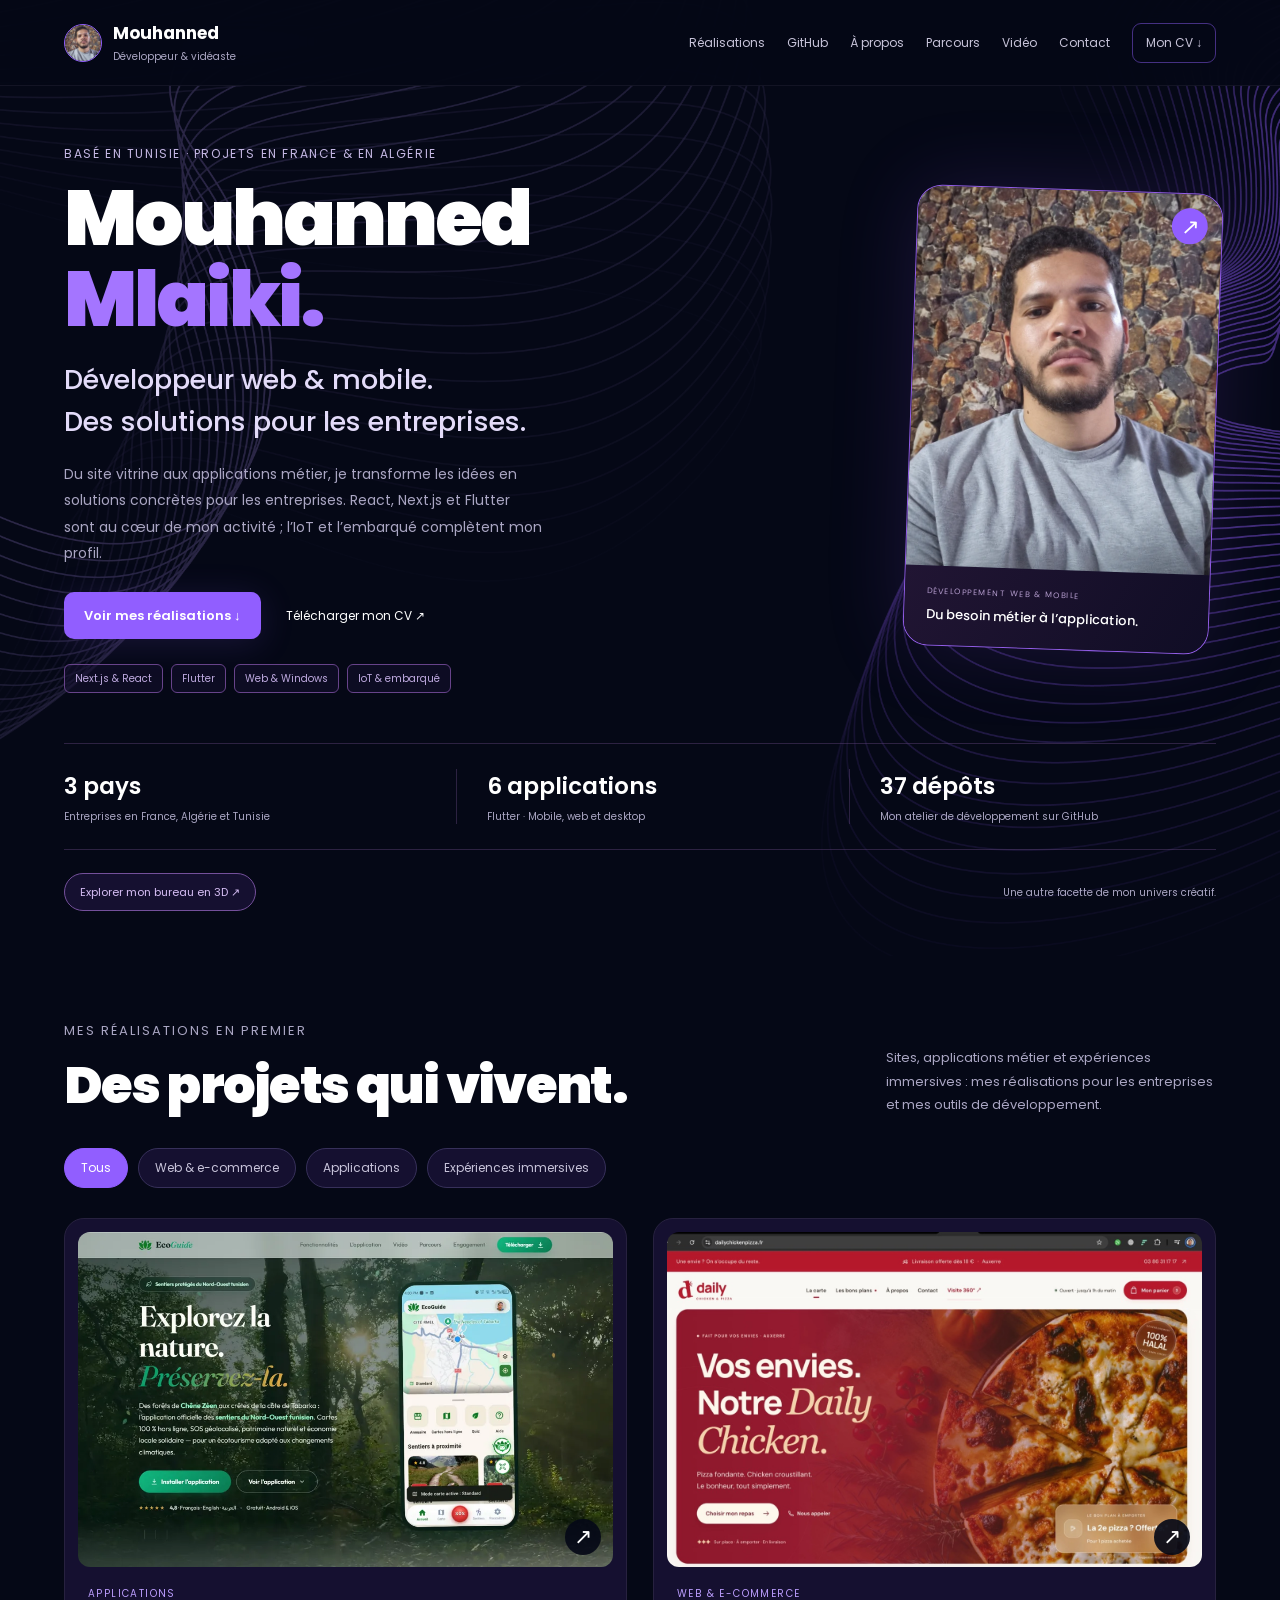
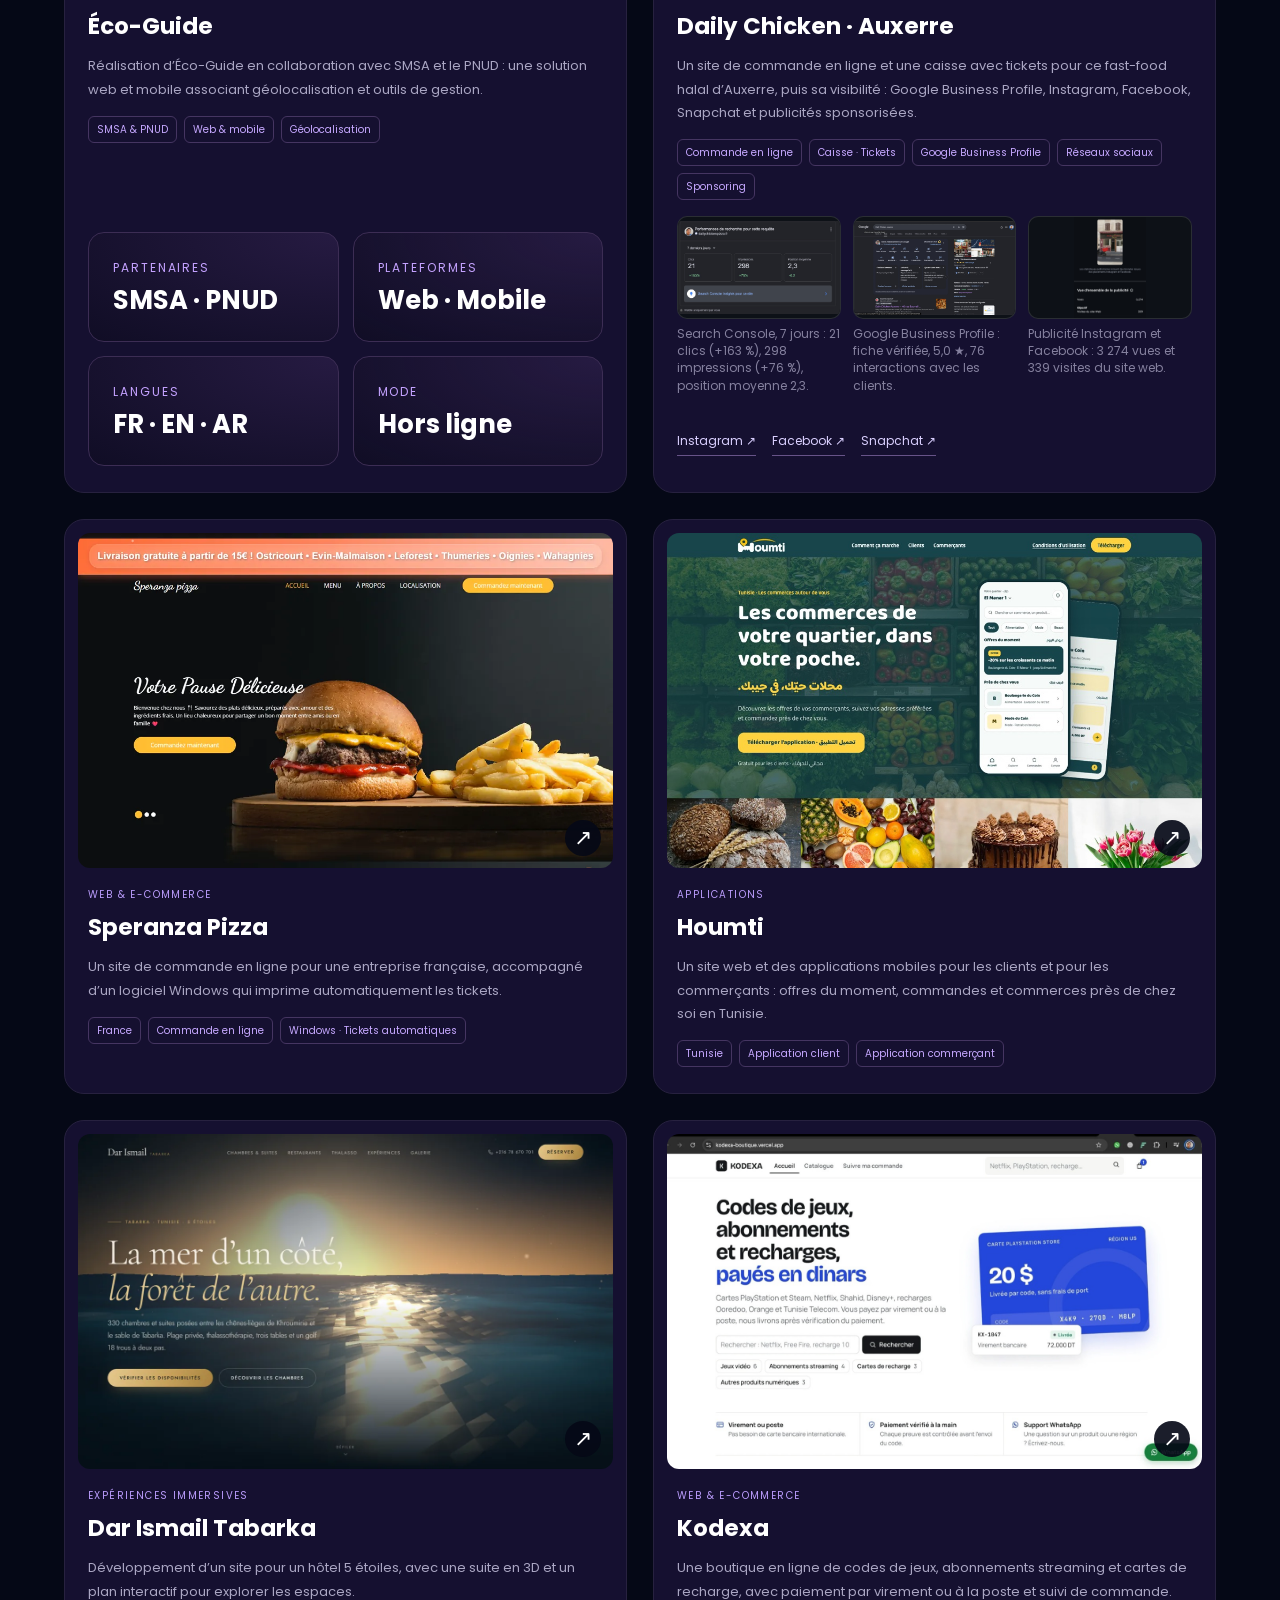
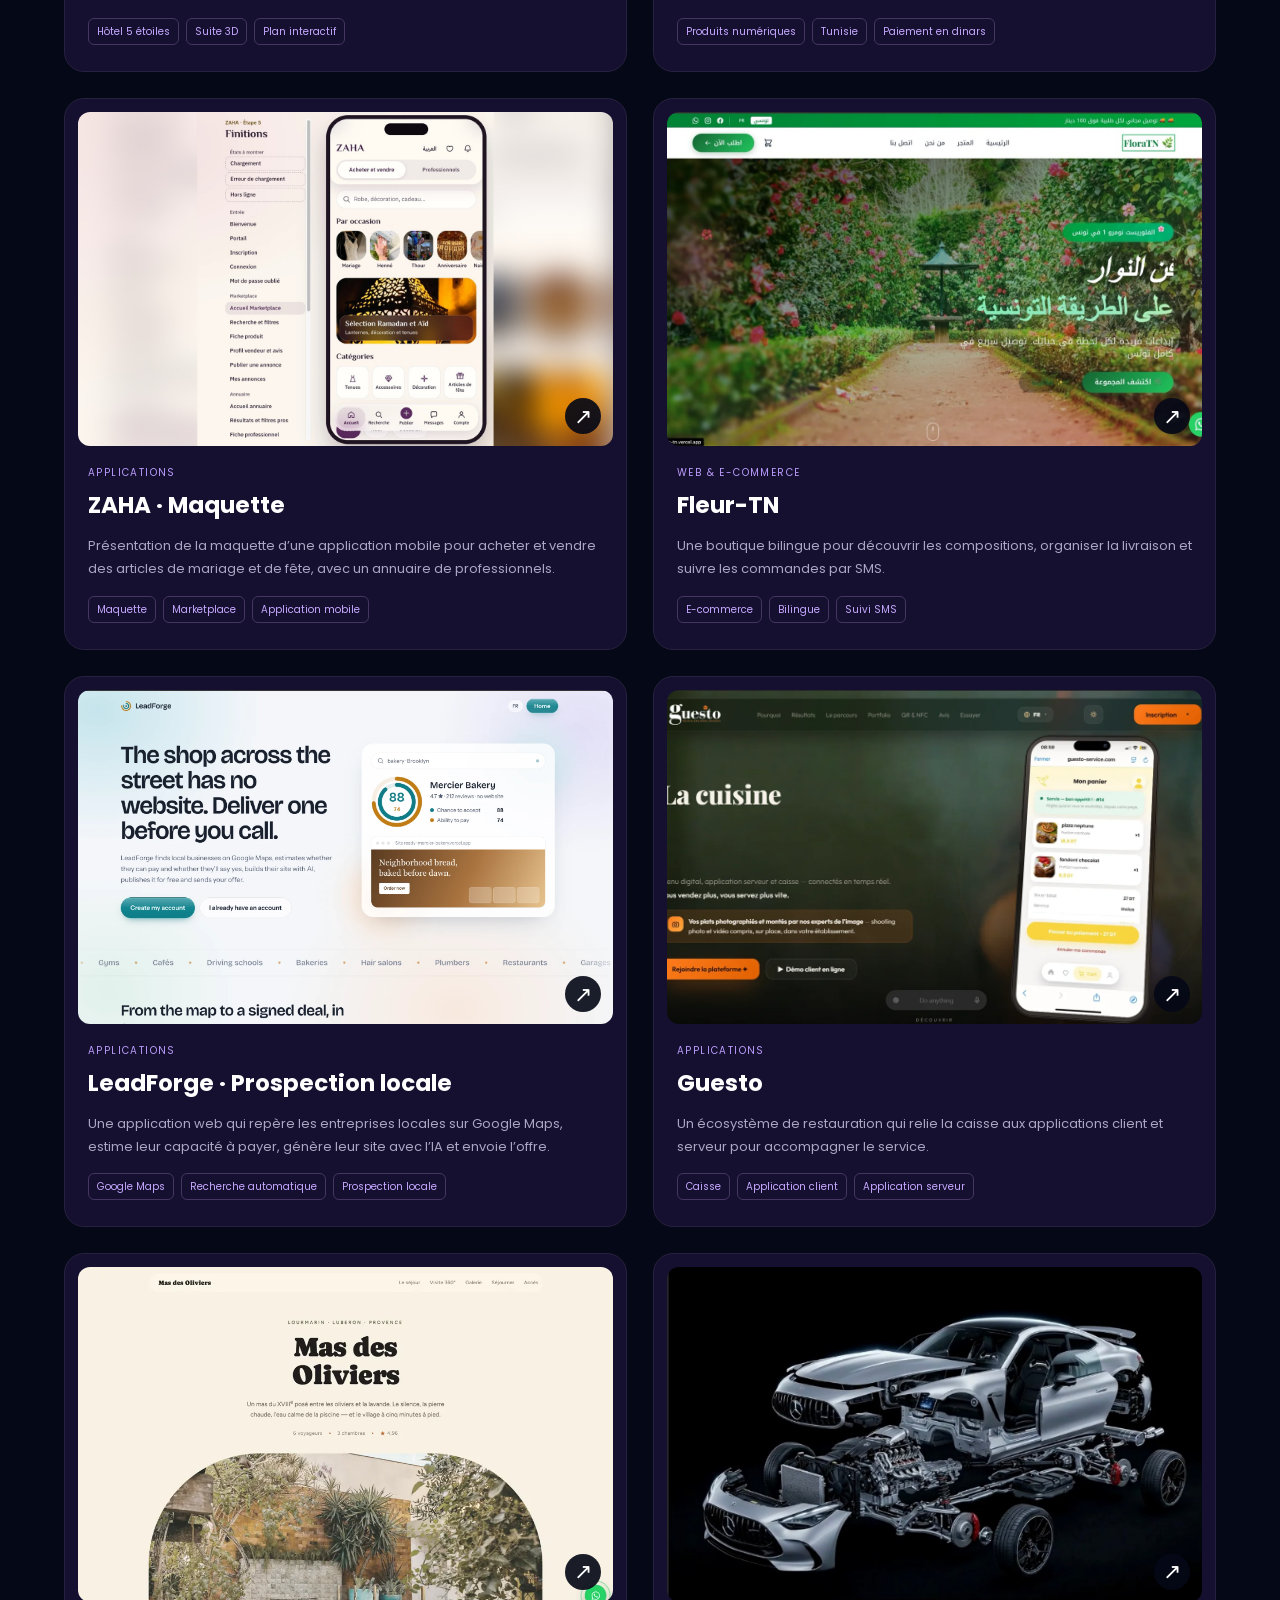
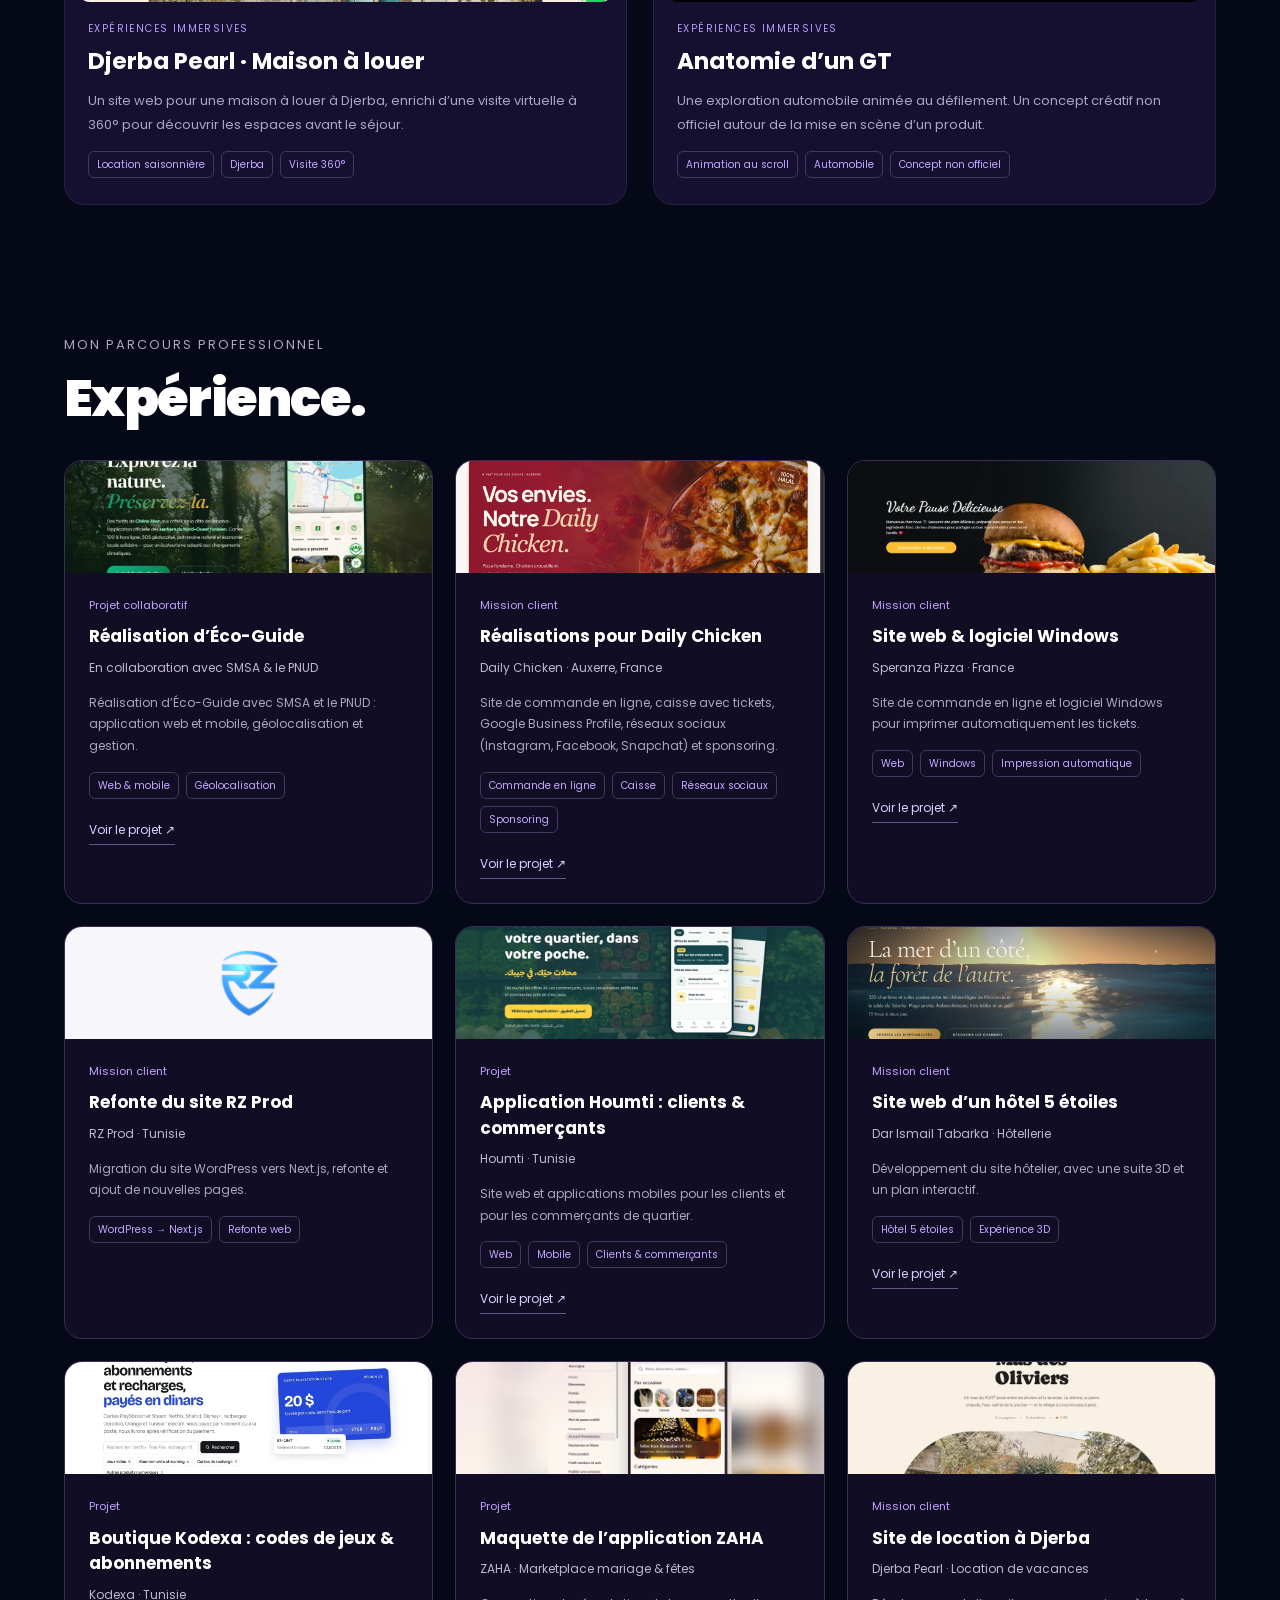
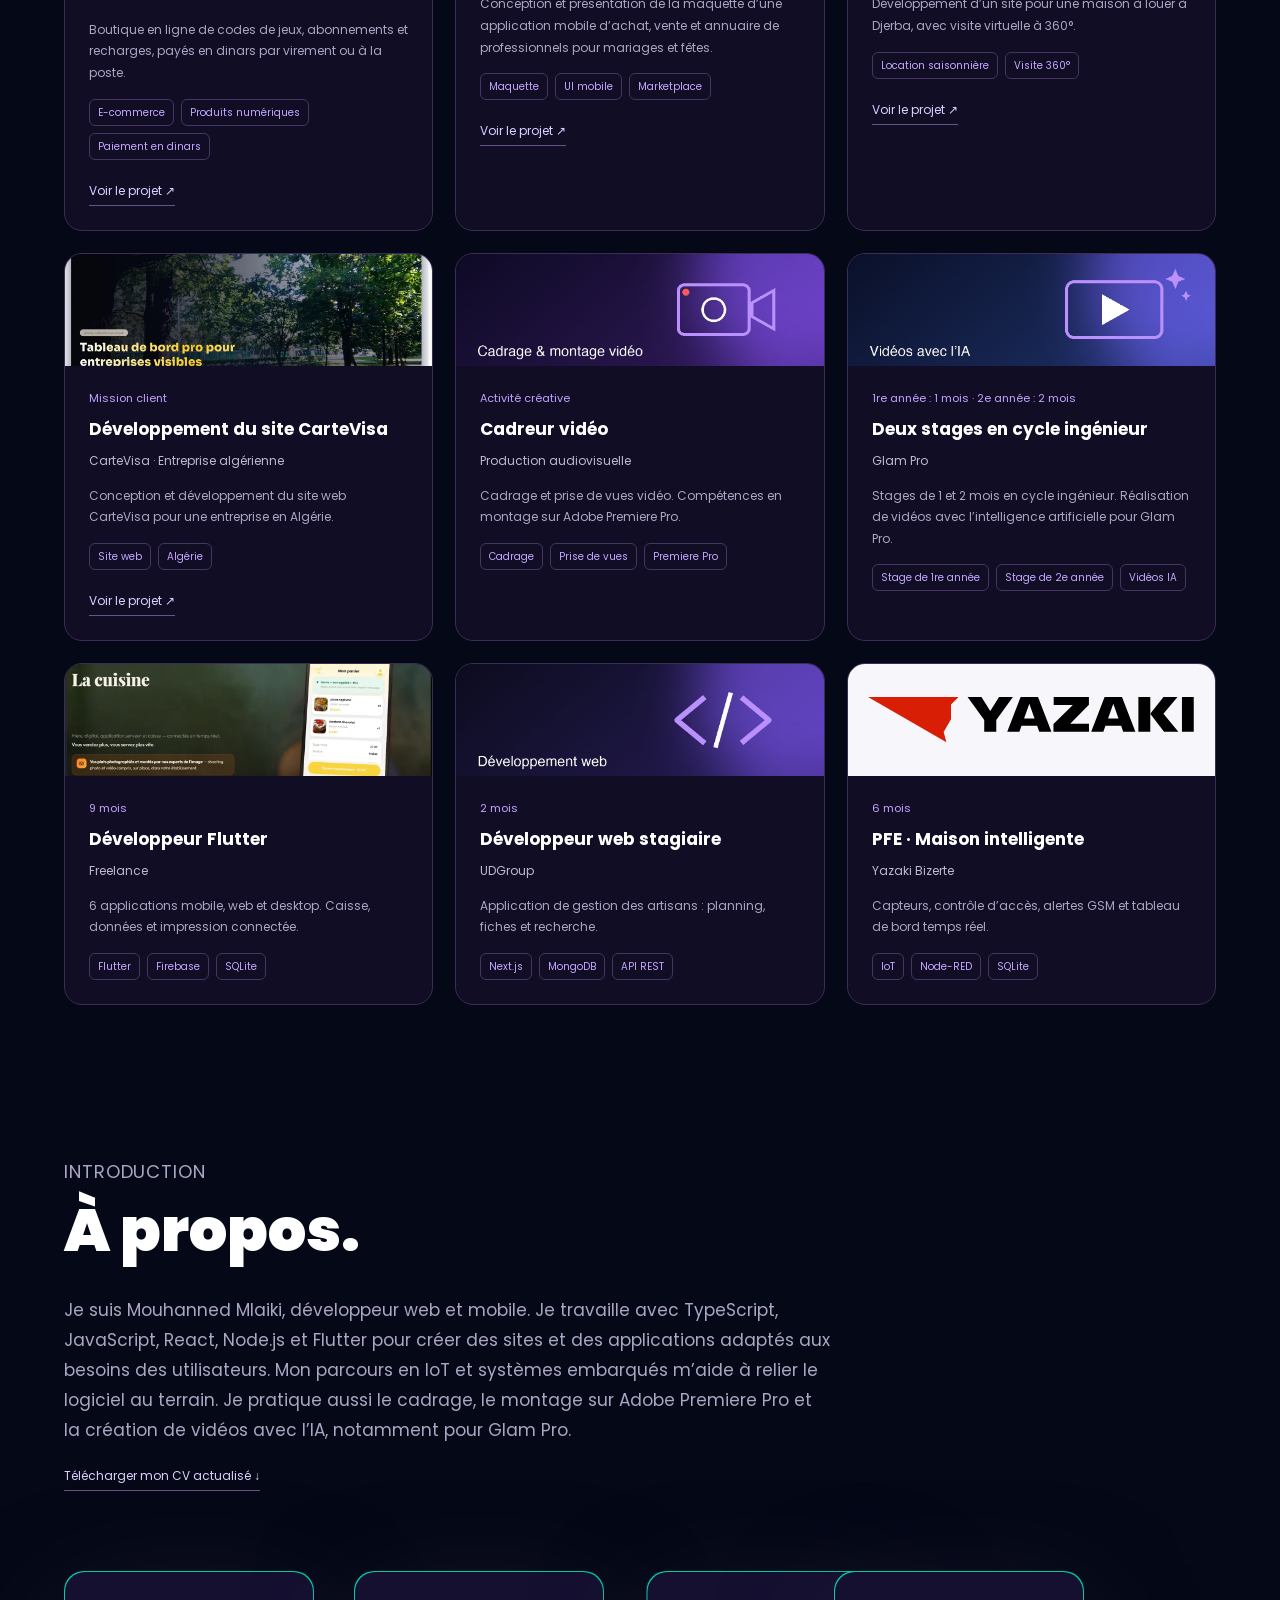
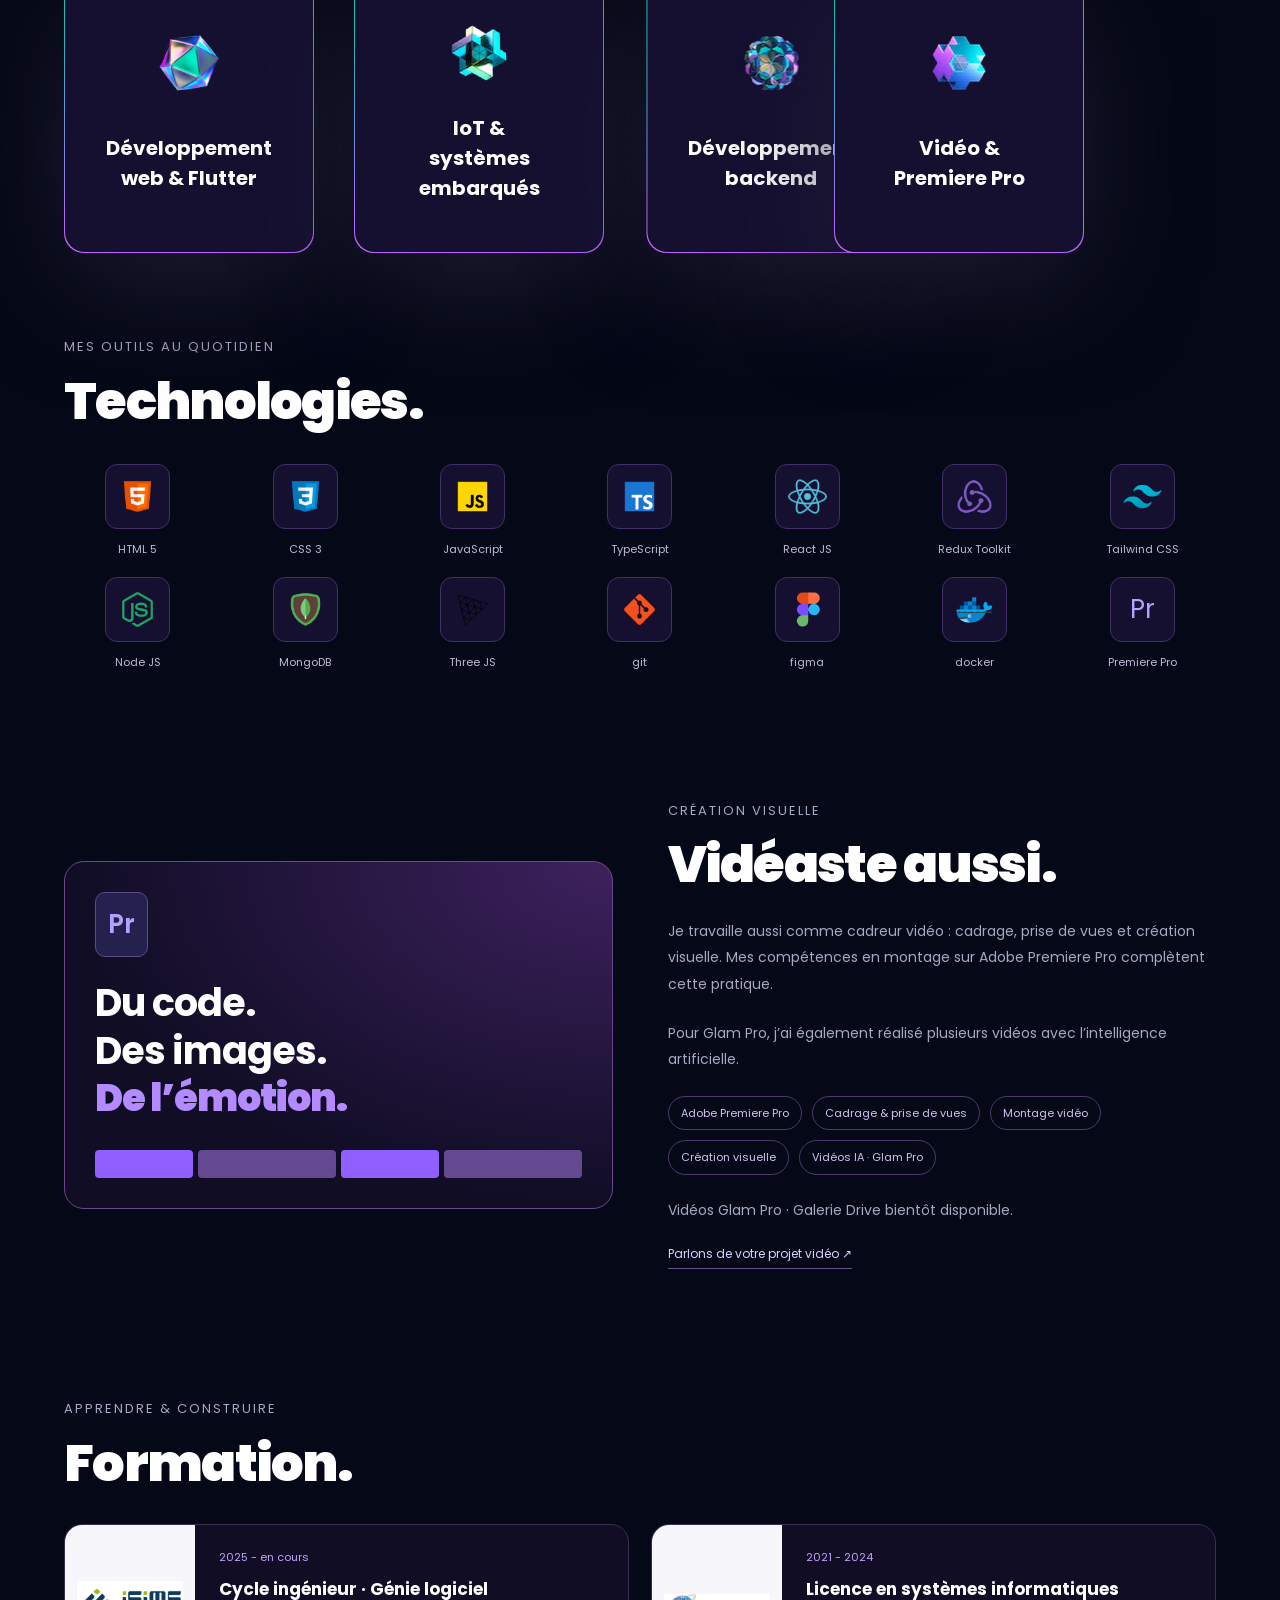
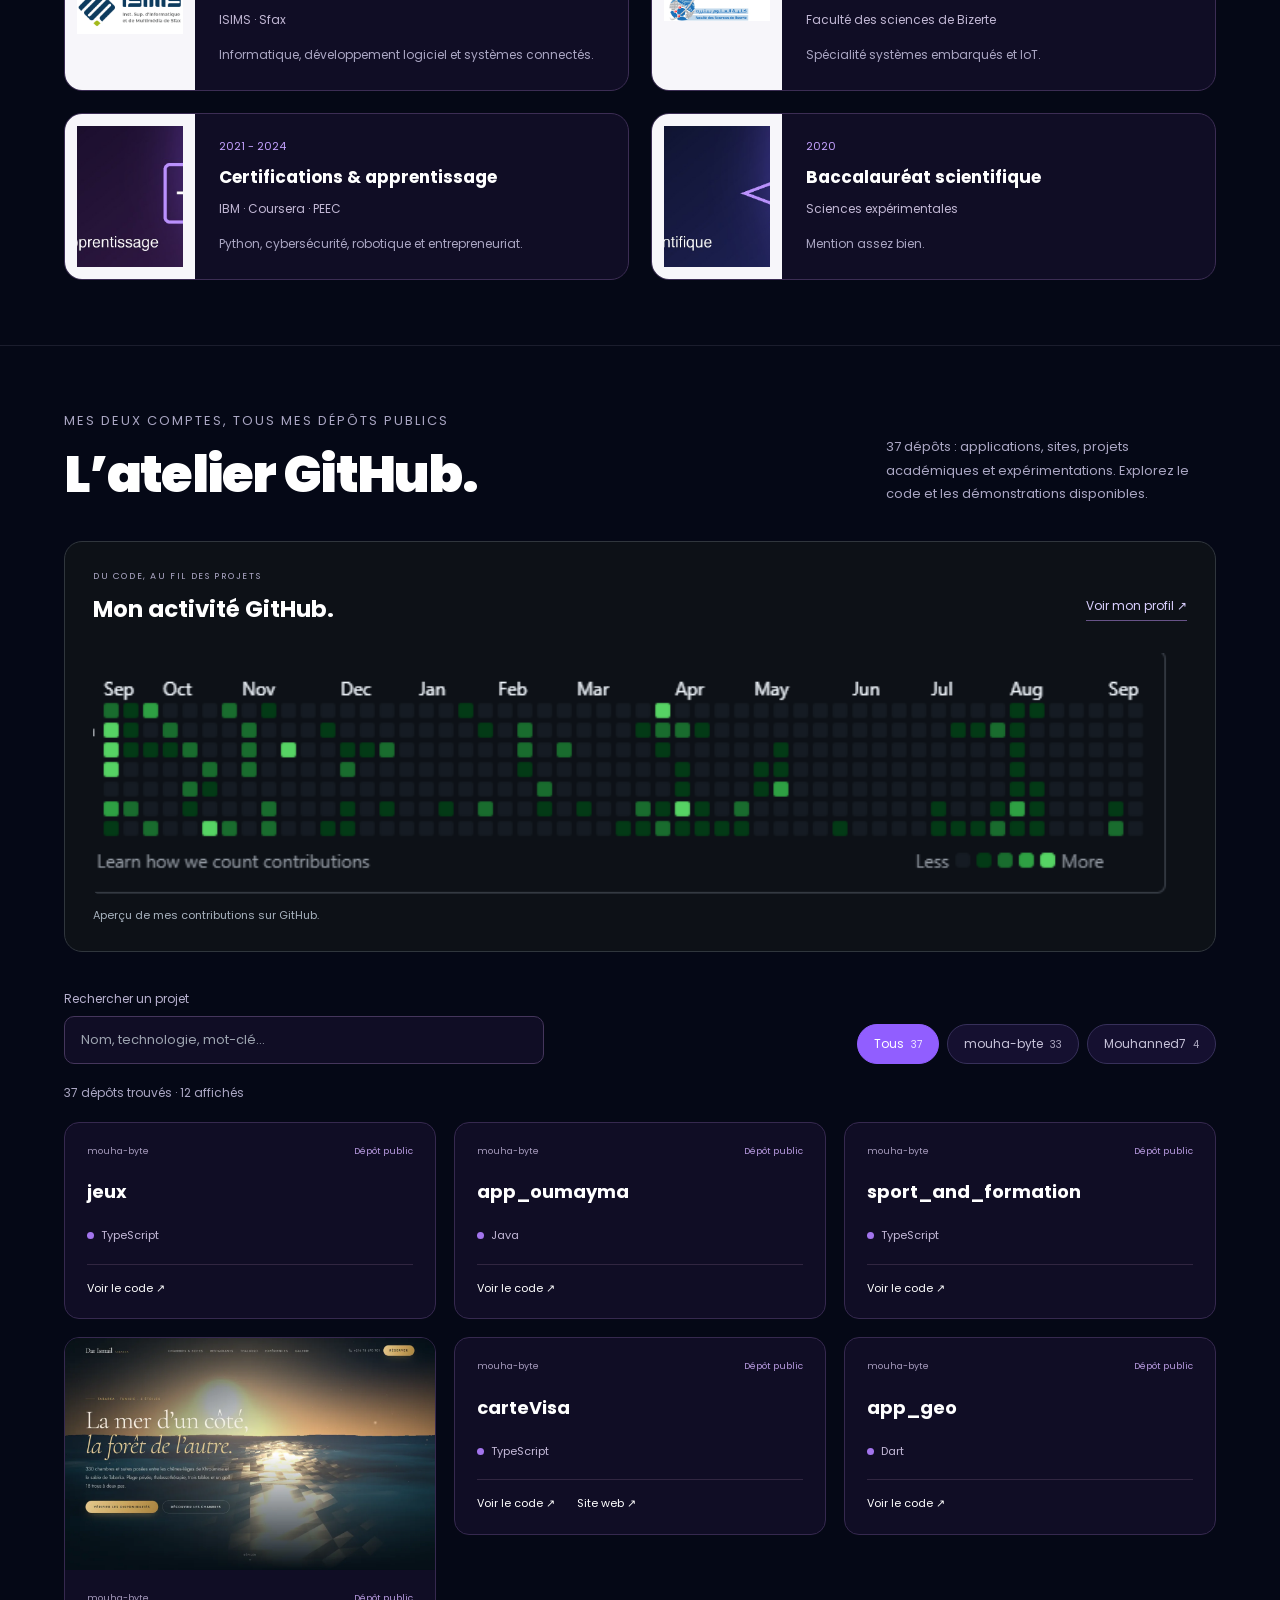
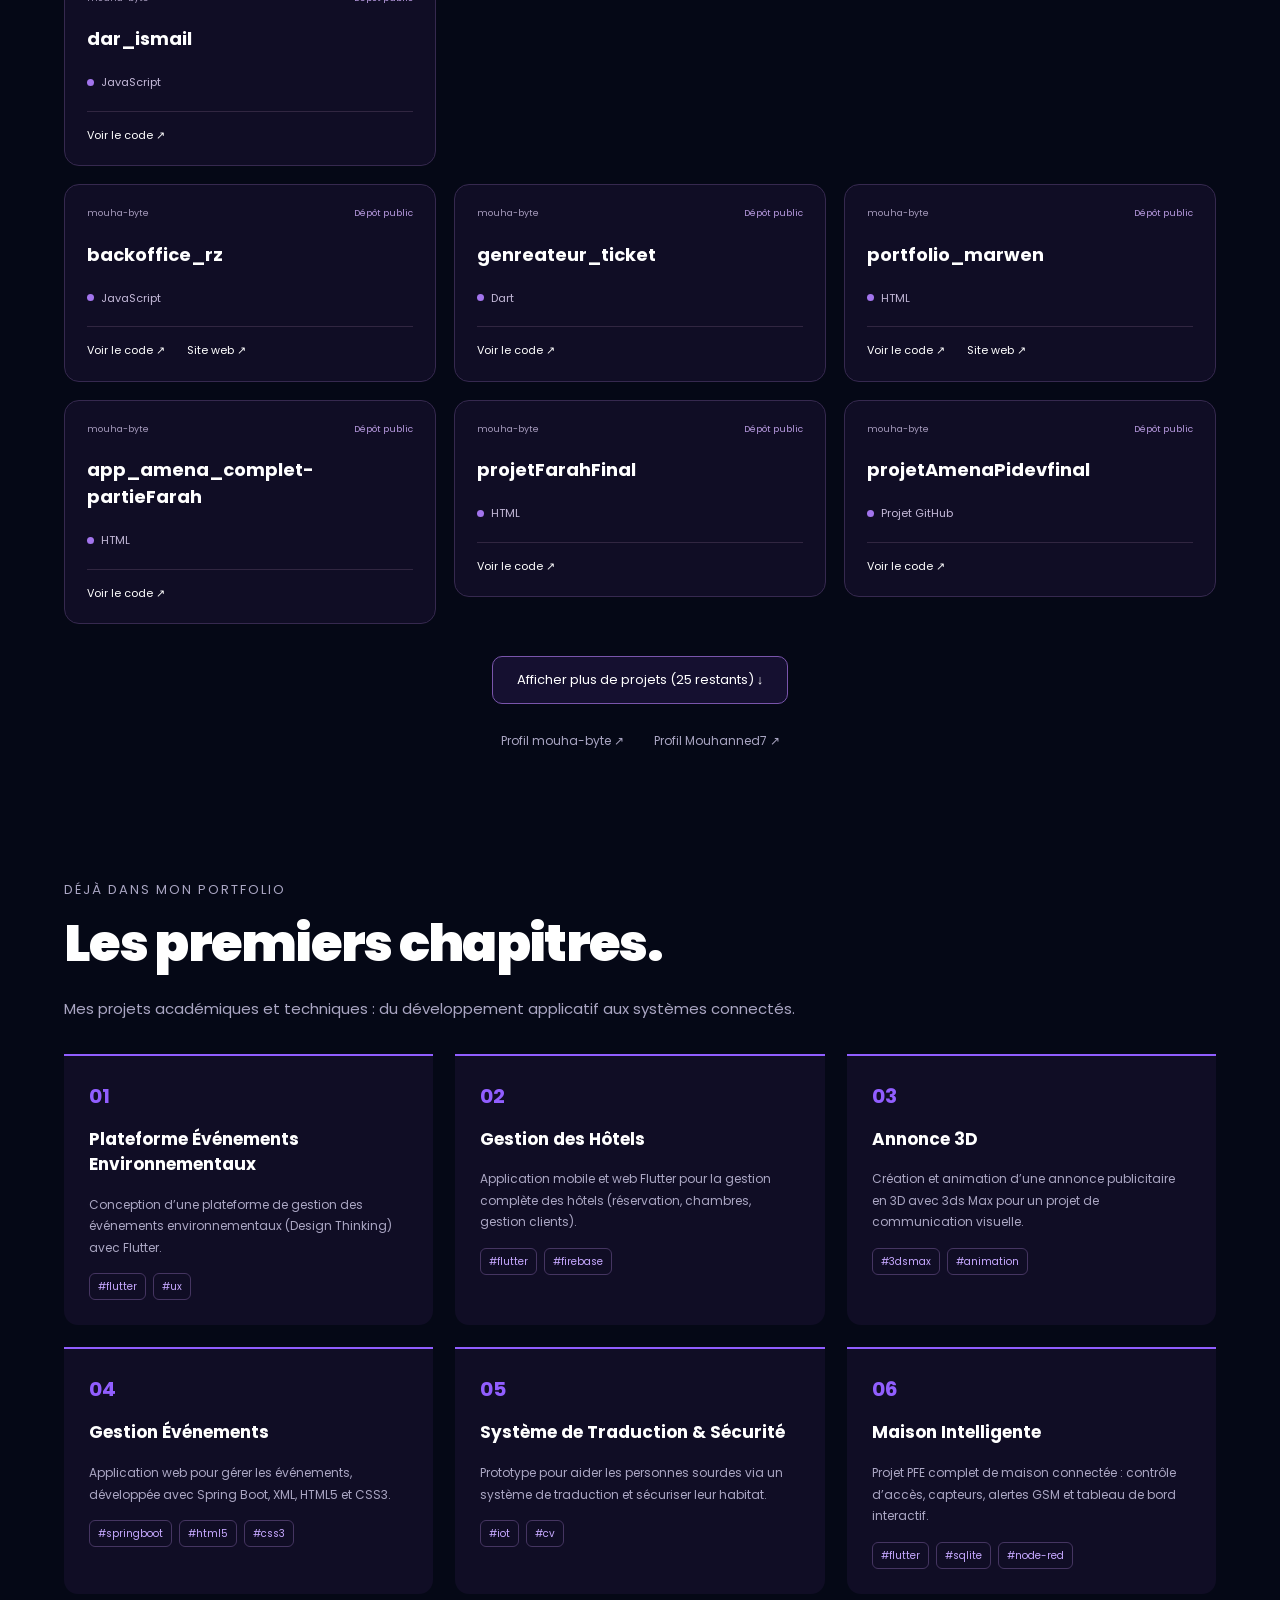
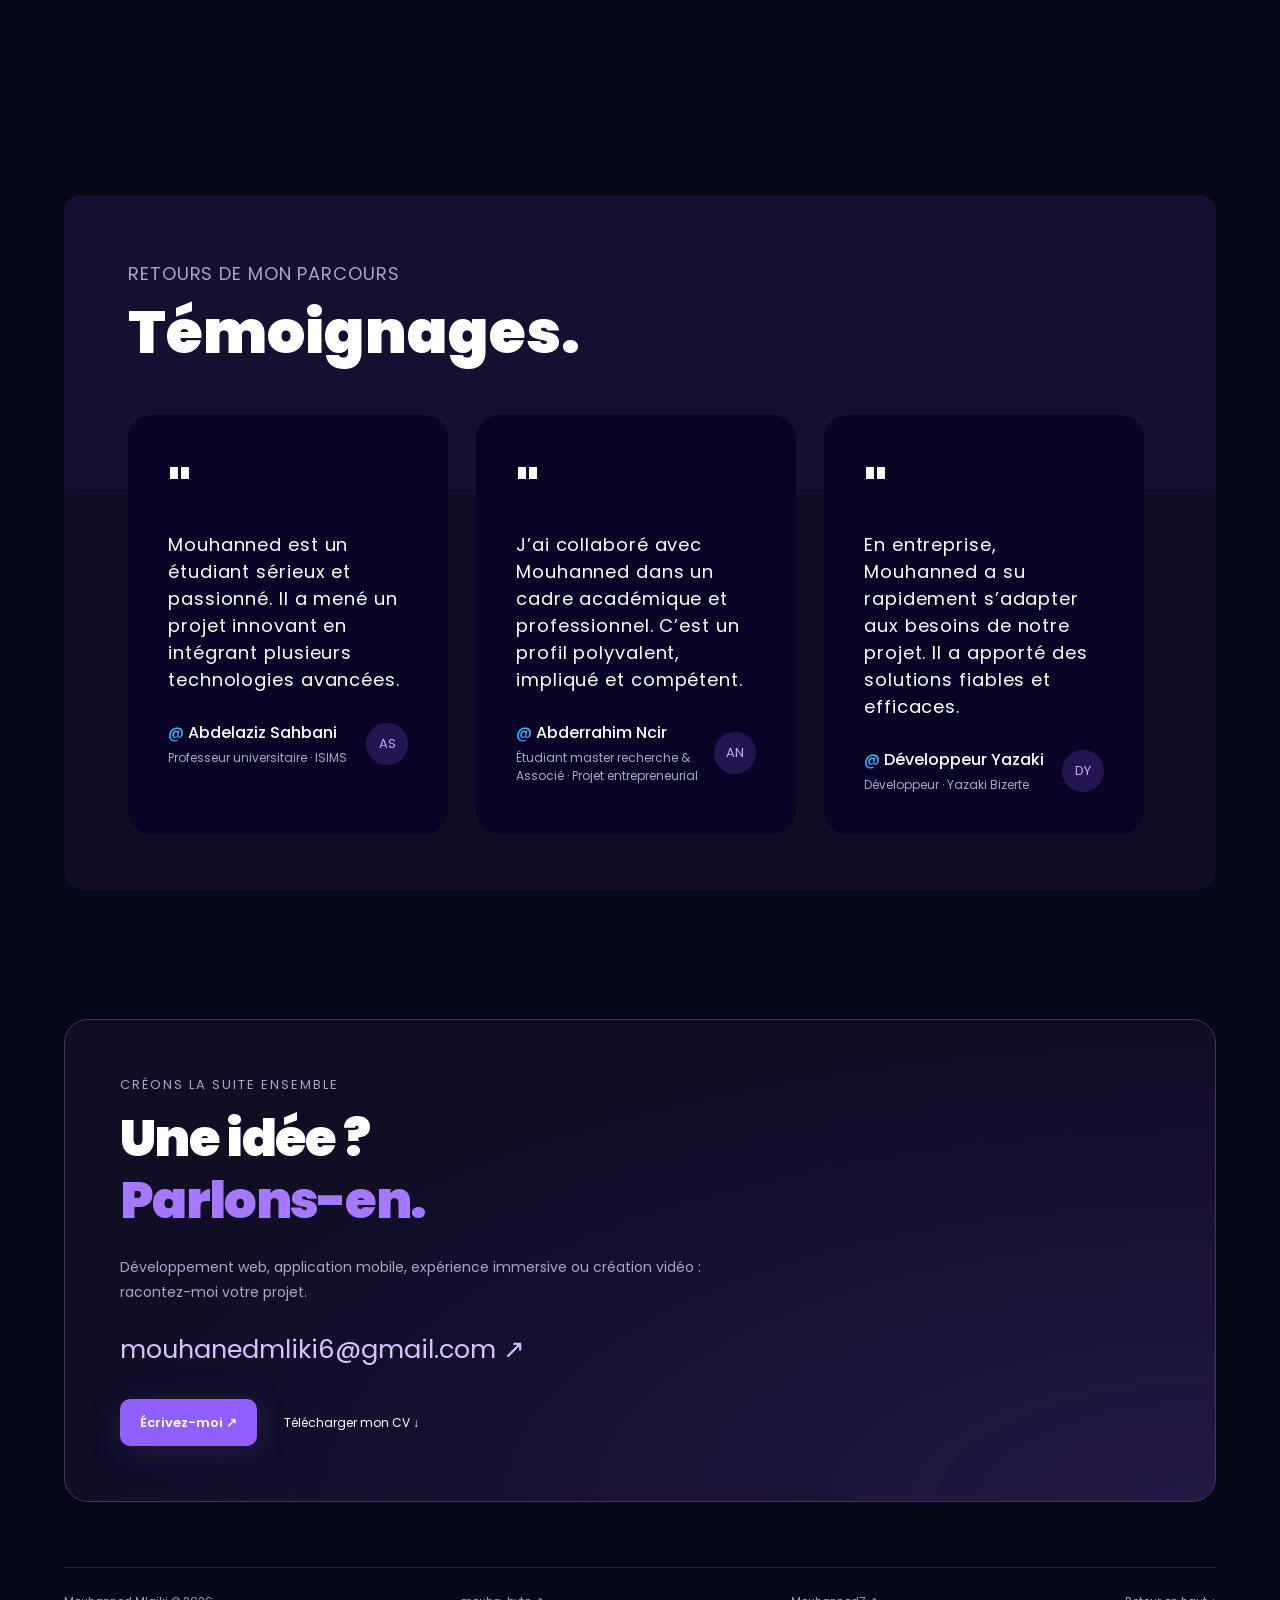
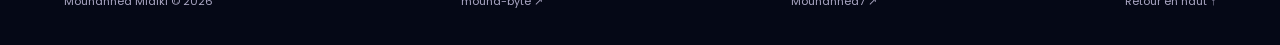
<file: index.html>
<!doctype html>
<html lang="fr">
  <head>
    <meta charset="UTF-8" />
    <meta name="viewport" content="width=device-width, initial-scale=1.0" />
    <meta name="theme-color" content="#050816" />
    <meta
      name="description"
      content="Mouhanned Mlaiki, développeur web et mobile, vidéaste en Tunisie. Découvrez mes réalisations : e-commerce, applications métier et expériences immersives 3D et 360°."
    />
    <title>Mouhanned Mlaiki — Développeur & vidéaste</title>
    <link rel="icon" type="image/svg+xml" href="/favicon.svg" />
    <script type="module" crossorigin src="/assets/index-679b195b.js"></script>
    <link rel="stylesheet" href="/assets/index-4eca9084.css">
  </head>
  <body>
    <div id="root"></div>
    
  </body>
</html>
</file>
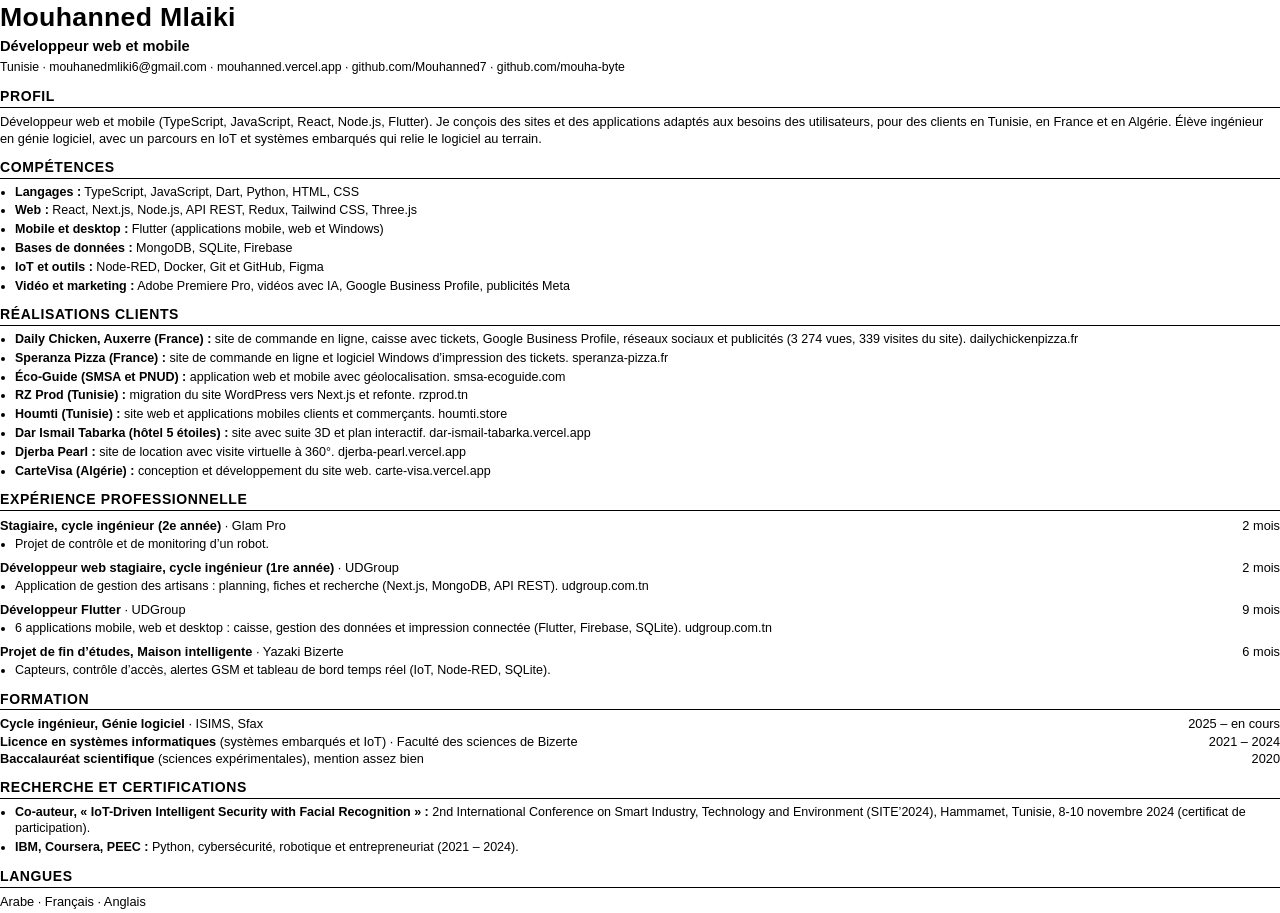
<file: cv-source/cv-ats.html>
<!doctype html>
<html lang="fr">
<head>
<meta charset="utf-8">
<title>Mouhanned Mlaiki - CV - Développeur web et mobile</title>
<style>
  @page { size: A4; margin: 10mm 14mm; }
  * { box-sizing: border-box; }
  body { font-family: Arial, Helvetica, sans-serif; font-size: 9.6pt; line-height: 1.34; color: #000; margin: 0; }
  h1 { font-size: 20pt; margin: 0 0 1px; letter-spacing: .3px; }
  .titre { font-size: 11pt; font-weight: bold; margin: 0 0 3px; }
  .contact { margin: 0 0 10px; font-size: 9.2pt; }
  h2 { font-size: 10.5pt; text-transform: uppercase; letter-spacing: .6px; border-bottom: 1px solid #000; padding-bottom: 1px; margin: 11px 0 5px; }
  p { margin: 0 0 3px; }
  ul { margin: 2px 0 4px; padding-left: 15px; }
  li { margin: 0 0 2px; }
  .ligne { display: flex; justify-content: space-between; gap: 10px; }
  .ligne b { font-weight: bold; }
  .date { white-space: nowrap; }
  .poste { margin-top: 6px; }
  a { color: #000; text-decoration: none; }
  li { font-size: 9.4pt; }
</style>
</head>
<body>
<h1>Mouhanned Mlaiki</h1>
<p class="titre">Développeur web et mobile</p>
<p class="contact">Tunisie · mouhanedmliki6@gmail.com · <a href="https://mouhanned.vercel.app/">mouhanned.vercel.app</a> · <a href="https://github.com/Mouhanned7">github.com/Mouhanned7</a> · <a href="https://github.com/mouha-byte">github.com/mouha-byte</a></p>

<h2>Profil</h2>
<p>Développeur web et mobile (TypeScript, JavaScript, React, Node.js, Flutter). Je conçois des sites et des applications adaptés aux besoins des utilisateurs, pour des clients en Tunisie, en France et en Algérie. Élève ingénieur en génie logiciel, avec un parcours en IoT et systèmes embarqués qui relie le logiciel au terrain.</p>

<h2>Compétences</h2>
<ul>
  <li><b>Langages :</b> TypeScript, JavaScript, Dart, Python, HTML, CSS</li>
  <li><b>Web :</b> React, Next.js, Node.js, API REST, Redux, Tailwind CSS, Three.js</li>
  <li><b>Mobile et desktop :</b> Flutter (applications mobile, web et Windows)</li>
  <li><b>Bases de données :</b> MongoDB, SQLite, Firebase</li>
  <li><b>IoT et outils :</b> Node-RED, Docker, Git et GitHub, Figma</li>
  <li><b>Vidéo et marketing :</b> Adobe Premiere Pro, vidéos avec IA, Google Business Profile, publicités Meta</li>
</ul>

<h2>Réalisations clients</h2>
<ul>
  <li><b>Daily Chicken, Auxerre (France) :</b> site de commande en ligne, caisse avec tickets, Google Business Profile, réseaux sociaux et publicités (3 274 vues, 339 visites du site). <a href="https://dailychickenpizza.fr/">dailychickenpizza.fr</a></li>
  <li><b>Speranza Pizza (France) :</b> site de commande en ligne et logiciel Windows d’impression des tickets. <a href="https://speranza-pizza.fr/">speranza-pizza.fr</a></li>
  <li><b>Éco-Guide (SMSA et PNUD) :</b> application web et mobile avec géolocalisation. <a href="https://smsa-ecoguide.com/">smsa-ecoguide.com</a></li>
  <li><b>RZ Prod (Tunisie) :</b> migration du site WordPress vers Next.js et refonte. <a href="https://rzprod.tn/">rzprod.tn</a></li>
  <li><b>Houmti (Tunisie) :</b> site web et applications mobiles clients et commerçants. <a href="https://houmti.store/">houmti.store</a></li>
  <li><b>Dar Ismail Tabarka (hôtel 5 étoiles) :</b> site avec suite 3D et plan interactif. <a href="https://dar-ismail-tabarka.vercel.app/">dar-ismail-tabarka.vercel.app</a></li>
  <li><b>Djerba Pearl :</b> site de location avec visite virtuelle à 360°. <a href="https://djerba-pearl.vercel.app/">djerba-pearl.vercel.app</a></li>
  <li><b>CarteVisa (Algérie) :</b> conception et développement du site web. <a href="https://carte-visa.vercel.app/">carte-visa.vercel.app</a></li>
</ul>

<h2>Expérience professionnelle</h2>
<div class="poste ligne"><span><b>Stagiaire, cycle ingénieur (2e année)</b> · Glam Pro</span><span class="date">2 mois</span></div>
<ul><li>Projet de contrôle et de monitoring d’un robot.</li></ul>

<div class="poste ligne"><span><b>Développeur web stagiaire, cycle ingénieur (1re année)</b> · UDGroup</span><span class="date">2 mois</span></div>
<ul><li>Application de gestion des artisans : planning, fiches et recherche (Next.js, MongoDB, API REST). <a href="https://udgroup.com.tn/">udgroup.com.tn</a></li></ul>

<div class="poste ligne"><span><b>Développeur Flutter</b> · UDGroup</span><span class="date">9 mois</span></div>
<ul><li>6 applications mobile, web et desktop : caisse, gestion des données et impression connectée (Flutter, Firebase, SQLite). <a href="https://udgroup.com.tn/">udgroup.com.tn</a></li></ul>

<div class="poste ligne"><span><b>Projet de fin d’études, Maison intelligente</b> · Yazaki Bizerte</span><span class="date">6 mois</span></div>
<ul><li>Capteurs, contrôle d’accès, alertes GSM et tableau de bord temps réel (IoT, Node-RED, SQLite).</li></ul>

<h2>Formation</h2>
<div class="ligne"><span><b>Cycle ingénieur, Génie logiciel</b> · ISIMS, Sfax</span><span class="date">2025 – en cours</span></div>
<div class="ligne"><span><b>Licence en systèmes informatiques</b> (systèmes embarqués et IoT) · Faculté des sciences de Bizerte</span><span class="date">2021 – 2024</span></div>
<div class="ligne"><span><b>Baccalauréat scientifique</b> (sciences expérimentales), mention assez bien</span><span class="date">2020</span></div>

<h2>Recherche et certifications</h2>
<ul>
  <li><b>Co-auteur, « IoT-Driven Intelligent Security with Facial Recognition » :</b> 2nd International Conference on Smart Industry, Technology and Environment (SITE’2024), Hammamet, Tunisie, 8-10 novembre 2024 (certificat de participation).</li>
  <li><b>IBM, Coursera, PEEC :</b> Python, cybersécurité, robotique et entrepreneuriat (2021 – 2024).</li>
</ul>

<h2>Langues</h2>
<p>Arabe · Français · Anglais</p>
</body>
</html>
</file>
<file: assets/index-4eca9084.css>
@import"https://fonts.googleapis.com/css2?family=Poppins:wght@400;500;600;700;800;900&display=swap";:root{background:#050816;color:#fff}.journey-card-grid{display:grid;grid-template-columns:repeat(3,minmax(0,1fr));gap:22px;margin-top:30px}.journey-card{border:1px solid #3c2d54;background:#100d25;border-radius:18px;overflow:hidden}.journey-visual{height:112px;display:flex;align-items:center;justify-content:center;background:#f7f6fa}.journey-visual img{width:100%;height:100%;-o-object-fit:contain;object-fit:contain;padding:20px}.journey-visual.project img{-o-object-fit:cover;object-fit:cover;padding:0}.journey-visual.symbol{background:radial-gradient(ellipse at top right,#63409266,transparent),#19112e}.journey-visual.symbol>span{font-size:40px;color:#ba91ff;font-weight:600}.journey-card-copy{padding:24px}.journey-date{color:#c4a2ff;font-size:11px;margin-bottom:11px}.journey-card h3{font-size:17px;line-height:1.5;font-weight:700}.journey-organization{color:#c1b7d4;font-size:12px;margin-top:9px}.journey-summary{color:#aaa6c3;font-size:12px;line-height:1.8;margin-top:15px}#education .journey-card-grid{grid-template-columns:repeat(2,minmax(0,1fr))}#education .journey-card{display:grid;grid-template-columns:130px 1fr;align-items:center}#education .journey-visual{height:100%;min-height:155px}#education .journey-visual img{padding:12px}.about-portrait-layout{display:grid;grid-template-columns:230px 1fr;gap:40px;align-items:center;margin-top:30px}.portrait-card{border:1px solid #704697;border-radius:20px;overflow:hidden;background:#151030}.portrait-card img{display:block;width:100%;height:265px;-o-object-fit:cover;object-fit:cover;-o-object-position:center 35%;object-position:center 35%}.portrait-card figcaption{font-size:14px;font-weight:600;padding:16px}.portrait-card figcaption span{display:block;font-size:10px;color:#aaa6c3;margin-top:5px;font-weight:400}.mobile-floating-actions{display:none}@media (max-width: 760px){.journey-card-grid,#education .journey-card-grid{grid-template-columns:1fr;gap:16px}.journey-card,#education .journey-card{display:grid;grid-template-columns:90px minmax(0,1fr);align-items:stretch}.journey-visual,#education .journey-visual{height:100%;min-height:145px}.journey-visual img{padding:8px}.journey-card-copy{padding:18px}.journey-card h3{font-size:15px}.journey-summary{font-size:11px;margin-top:10px}.journey-organization{font-size:11px}.journey-visual.symbol>span{font-size:28px}.about-portrait-layout{grid-template-columns:1fr;gap:24px}.portrait-card{width:220px;margin:0 auto}.portrait-card img{height:260px}.mobile-floating-actions{display:flex;position:fixed;z-index:45;bottom:calc(16px + env(safe-area-inset-bottom,0px));left:50%;transform:translate(-50%);padding:6px;background:#120e25ee;border:1px solid #7b53a9;border-radius:40px;box-shadow:0 8px 32px #0009;-webkit-backdrop-filter:blur(12px);backdrop-filter:blur(12px);gap:6px}.mobile-floating-actions a{display:flex;align-items:center;justify-content:center;gap:9px;padding:12px 20px;min-height:46px;border-radius:30px;font-size:12px;white-space:nowrap}.mobile-floating-actions a:first-child{background:#915eff}.mobile-floating-actions a:last-child{background:#2b1d43}.mobile-floating-actions svg{width:17px;height:17px;stroke:currentColor;fill:none;stroke-width:1.7;stroke-linejoin:round;stroke-linecap:round}.portfolio-footer{padding-bottom:calc(110px + env(safe-area-inset-bottom,0px))}.scene-controls{bottom:34px}}html{scroll-padding-top:100px}body{min-width:320px}a:focus-visible,button:focus-visible,summary:focus-visible,input:focus-visible{outline:2px solid #b99aff;outline-offset:5px}button,a{touch-action:manipulation}.skip-link{position:fixed;top:-100px;z-index:100;background:#915eff;padding:12px 18px}.skip-link:focus{top:10px}.portfolio-section{max-width:1280px;margin:auto;padding:65px 64px;scroll-margin-top:85px}.portfolio-section h2{font-size:clamp(32px,4vw,58px);font-weight:900;line-height:1.2;letter-spacing:-1.7px}.section-kicker{color:#aaa6c3;text-transform:uppercase;letter-spacing:2px;font-size:13px;margin-bottom:14px}.section-intro{color:#aaa6c3;max-width:780px;margin-top:20px;line-height:1.8;font-size:15px}.portfolio-nav{position:fixed;left:0;top:0;right:0;z-index:50;min-height:86px;display:flex;align-items:center;justify-content:space-between;padding:16px max(24px,calc((100% - 1152px)/2));gap:24px;background:#050816ed;-webkit-backdrop-filter:blur(16px);backdrop-filter:blur(16px);border-bottom:1px solid #aaa6c316}.brand{display:flex;align-items:center;gap:11px;font-size:17px;font-weight:700;white-space:nowrap}.brand small{display:block;font-size:10px;font-weight:400;color:#aaa6c3;margin-top:3px}.portfolio-nav nav{display:flex;align-items:center;gap:22px;font-size:12px;color:#c7c3d9}.portfolio-nav nav a:hover{color:#fff}.nav-cv{border:1px solid #915eff77;border-radius:9px;padding:10px 13px}.mobile-menu{display:none}.original-hero{height:820px;max-height:1050px;min-height:740px;max-width:1600px;margin:auto;position:relative;overflow:hidden}.hero-copy{position:relative;z-index:2;padding:145px max(24px,calc((100% - 1152px)/2)) 0;display:flex;gap:22px;pointer-events:none}.hero-copy a{pointer-events:auto}.hero-marker{display:flex;align-items:center;flex-direction:column;padding-top:13px}.hero-marker i{height:19px;width:19px;background:#915eff;border-radius:50%}.hero-marker span{height:220px;width:4px;background:linear-gradient(#915eff,transparent)}.hero-eyebrow{font-size:12px;color:#c4b7e3;text-transform:uppercase;letter-spacing:1.6px;margin-bottom:15px}.hero-copy h1{font-size:clamp(44px,5.7vw,78px);line-height:1.11;font-weight:900;letter-spacing:-2px}.hero-copy h1 span{color:#915eff}.hero-description{font-size:clamp(16px,1.9vw,25px);line-height:1.6;color:#dfd9ff;margin-top:20px}.hero-actions{display:flex;align-items:center;gap:25px;font-size:12px;margin-top:25px}.primary-action{display:inline-flex;align-items:center;background:#915eff;border-radius:10px;padding:14px 20px;color:#fff;font-weight:600;font-size:13px;box-shadow:0 5px 35px #915eff25}.primary-action:hover{background:#a277ff}.workstation-stage{position:absolute;inset:270px 0 62px;pointer-events:auto}.workstation-lite{width:580px;height:360px;position:absolute;right:6%;bottom:15px;perspective:900px;filter:drop-shadow(0 20px 50px #915eff30)}.desk-screen{width:350px;height:240px;position:absolute;left:120px;top:0;background:#0b1025;border:8px solid #292841;border-bottom:15px solid #34314b;border-radius:12px;transform:rotateY(-12deg) rotateX(5deg);box-shadow:0 0 35px #7a43e527}.screen-bar{height:24px;background:#17182e;display:flex;align-items:center;gap:5px;padding:0 8px}.screen-bar i{height:5px;width:5px;border-radius:50%;background:#915eff}.screen-bar i:nth-child(2){background:#40ccbd}.screen-bar i:nth-child(3){background:#ffd568}.screen-bar span{font-size:6px;margin-left:10px;color:#89849f}.screen-body{padding:14px 23px}.code-line{display:block;font-size:10px;color:#54d4d9;font-family:monospace}.screen-body strong{display:block;padding:8px 20px;font-size:21px;line-height:1.55;color:#dfd9ff}.screen-body em{font-style:normal;color:#b388ff}.monitor-neck{position:absolute;top:230px;left:265px;width:43px;height:45px;background:linear-gradient(90deg,#19192d,#48415b,#161728);z-index:-1}.desk-surface{position:absolute;left:10px;top:270px;width:560px;height:75px;background:linear-gradient(#30314a,#111325);transform:rotateX(65deg);transform-origin:top;border:2px solid #57506b;border-radius:8px}.keyboard{position:absolute;top:283px;left:190px;width:230px;height:40px;background:repeating-linear-gradient(90deg,transparent 0 13px,#131221 13px 15px),repeating-linear-gradient(0deg,#80619d 0 7px,#1f1f32 7px 10px);transform:rotateX(65deg);border:5px solid #26243a;border-radius:5px}.speaker{position:absolute;top:183px;width:46px;height:83px;background:#1c1d30;border:1px solid #4b445a;border-radius:6px}.speaker:after{content:"";width:29px;height:29px;position:absolute;border:5px solid #9460ce;border-radius:50%;top:22px;left:7px;box-shadow:0 0 15px #9460ce77}.speaker-left{left:42px}.speaker-right{right:26px}.scene-controls{position:absolute;bottom:30px;left:0;right:0;display:flex;flex-direction:column;align-items:center;gap:9px;z-index:3}.scene-controls button{font-size:12px;padding:10px 19px;background:#151030;border:1px solid #915eff88;border-radius:22px;color:#e1d2ff}.scene-controls>span{font-size:10px;color:#aaa6c3}.scene-fallback{display:flex;align-items:center;justify-content:center;flex-direction:column;height:100%;font-size:13px;color:#d3c9ee;padding:25px;text-align:center;gap:15px}.scene-fallback button{padding:12px;background:#151030;border-radius:8px}.project-heading{display:flex;justify-content:space-between;align-items:flex-end;gap:35px;margin-bottom:32px}.project-heading>p{max-width:330px;color:#aaa6c3;font-size:13px;line-height:1.8}.project-filters{display:flex;flex-wrap:wrap;gap:10px;margin-bottom:30px}.project-filters button,.owner-filter button{font-size:12px;color:#c7c3d9;background:#151030;border:1px solid #37305a;border-radius:25px;padding:10px 16px}.project-filters button[aria-pressed=true],.owner-filter button[aria-pressed=true]{background:#915eff;color:#fff;border-color:#915eff}.featured-grid{display:grid;grid-template-columns:repeat(2,minmax(0,1fr));gap:26px}.featured-card{background:#151030;border:1px solid #27213f;border-radius:20px;padding:13px;overflow:hidden;transition:transform .2s,border-color .2s}.featured-card:hover{border-color:#915eff80;transform:translateY(-3px)}.featured-image{aspect-ratio:1.6;display:block;position:relative;overflow:hidden;border-radius:12px;background:#0b0b1b}.featured-image img{width:100%;height:100%;-o-object-fit:cover;object-fit:cover}.featured-image>span{position:absolute;bottom:12px;right:12px;display:grid;place-items:center;width:36px;height:36px;border-radius:50%;background:#050816e8;color:#fff;font-size:22px}.featured-content{padding:19px 10px 13px}.project-category{font-size:10px;text-transform:uppercase;letter-spacing:1.4px;color:#ba9cfc;margin-bottom:8px}.featured-content h3{font-size:23px;font-weight:700;margin-bottom:11px}.featured-content>p:not(.project-category){font-size:13px;line-height:1.8;color:#aaa6c3}.project-tags{display:flex;flex-wrap:wrap;gap:7px;margin-top:15px;list-style:none}.project-tags li{font-size:10px;border:1px solid #453561;border-radius:6px;padding:5px 8px;color:#c6a8ff}.action-link{display:inline-block;font-size:12px;color:#dad0ff;border-bottom:1px solid #675388;padding-bottom:5px;margin-top:22px}.github-catalog{border-top:1px solid #aaa6c322}.github-toolbar{display:flex;justify-content:space-between;gap:24px;align-items:flex-end;margin:32px 0 20px}.repo-search{font-size:12px;color:#b7b0ce;flex:1;max-width:480px}.repo-search input{display:block;background:#100d25;border:1px solid #45365c;border-radius:10px;padding:13px 16px;color:#fff;width:100%;margin-top:8px;font-size:13px}.owner-filter{display:flex;gap:8px;flex-wrap:wrap}.owner-filter button span{margin-left:7px;font-size:10px;opacity:.85}.repo-status{font-size:12px;color:#aaa6c3;margin:20px 0}.repo-grid{display:grid;grid-template-columns:repeat(3,minmax(0,1fr));gap:18px;align-items:start}.repo-card{border:1px solid #36294f;background:#100d25;border-radius:15px;overflow:hidden}.repo-content{padding:22px}.repo-meta{display:flex;justify-content:space-between;gap:10px;font-size:9px;color:#a69bbd}.repo-meta>span:last-child{color:#b79adf}.repo-card h3{font-weight:700;font-size:18px;overflow-wrap:anywhere;margin:20px 0 14px}.repo-card h3 a:hover{color:#bd9aff}.repo-card p{font-size:12px;color:#aaa6c3;line-height:1.8;margin-bottom:17px}.repo-language{font-size:11px;color:#c4b9d9;display:flex;align-items:center;gap:7px;margin-top:22px}.repo-language i{background:#a274ed;height:7px;width:7px;border-radius:50%}.repo-links{display:flex;gap:22px;border-top:1px solid #312641;margin-top:20px;padding-top:15px;font-size:11px}.repo-links a:hover{color:#bd9aff}.repo-image{width:100%;aspect-ratio:1.6;-o-object-fit:cover;object-fit:cover}.load-more{display:block;margin:32px auto 0;padding:13px 24px;border:1px solid #7955ab;border-radius:10px;background:#151030;font-size:13px}.github-profile-links{display:flex;justify-content:center;gap:30px;margin-top:28px;font-size:12px;color:#aaa6c3}.empty-results{padding:40px;background:#100d25;border-radius:12px;text-align:center}.empty-results p{font-size:14px;color:#aaa6c3}.empty-results button{margin-top:15px;text-decoration:underline;color:#c4a5ff}.legacy-grid{display:grid;grid-template-columns:repeat(3,minmax(0,1fr));gap:22px;margin-top:32px}.legacy-grid article{border-top:2px solid #915eff;background:#100d25;border-radius:0 0 14px 14px;padding:25px}.legacy-number{color:#915eff;font-size:20px;font-weight:700}.legacy-grid h3{font-size:17px;font-weight:700;margin:16px 0}.legacy-grid p{font-size:12px;line-height:1.8;color:#aaa6c3}.tech-section{padding-top:20px}.tech-grid{display:grid;grid-template-columns:repeat(7,minmax(0,1fr));gap:20px;margin-top:32px}.tech-grid>div{display:flex;align-items:center;flex-direction:column;gap:12px}.tech-grid img,.tech-pr{width:65px;height:65px;-o-object-fit:contain;object-fit:contain;background:#151030;border-radius:12px;padding:12px;border:1px solid #423064}.tech-grid>div>span:last-child{font-size:11px;color:#c1b9d5}.tech-pr{display:grid;place-items:center;font-size:26px;color:#b5a1ff}.video-block{display:grid;grid-template-columns:1fr 1fr;gap:55px;align-items:center}.video-block>div>p:not(.section-kicker){color:#aaa6c3;font-size:14px;line-height:1.9;margin-top:22px}.video-illustration{border:1px solid #6d478b;border-radius:20px;padding:30px;background:radial-gradient(ellipse at 100% 0,#66339088,transparent 70%),#100d25}.premiere-icon{display:inline-flex;background:#25214e;color:#b2a1ff;padding:12px;border-radius:10px;font-size:26px;font-weight:600;border:1px solid #5d4c83}.film-title{display:block;font-size:38px;line-height:1.25;margin-top:22px;font-weight:700;letter-spacing:-1px}.film-title strong{color:#b38aff}.film-timeline{display:flex;gap:5px;margin-top:28px}.film-timeline i{display:block;height:28px;border-radius:4px;background:#915eff;flex:1}.film-timeline i:nth-child(2n){background:#644991;flex:1.4}.skill-pills{display:flex;gap:10px;flex-wrap:wrap;margin-top:23px}.skill-pills span{font-size:11px;border:1px solid #4c396a;border-radius:20px;padding:8px 12px;color:#d4c1f1}.contact-panel{border:1px solid #4a345c;border-radius:24px;padding:55px;background:radial-gradient(ellipse at 100% 100%,#915eff27,transparent 70%),#100d25}.contact-panel h2 span{color:#a579ff}.contact-panel>p:not(.section-kicker){max-width:650px;line-height:1.8;color:#aaa6c3;font-size:14px;margin-top:24px}.contact-email{display:inline-block;font-size:clamp(16px,2vw,26px);margin-top:25px;overflow-wrap:anywhere;max-width:100%;color:#d8c3ff}.contact-actions{display:flex;gap:27px;align-items:center;margin-top:30px;font-size:12px}.portfolio-footer{max-width:1152px;margin:auto;padding:25px 0 35px;border-top:1px solid #29213d;display:flex;justify-content:space-between;gap:20px;color:#aaa6c3;font-size:11px}.avatar-initials{height:42px;width:42px;display:grid;place-items:center;border-radius:50%;background:#915eff33;color:#c7a9ff;font-size:13px;flex-shrink:0}@media (min-width: 1100px){.featured-card:last-child:nth-child(odd){grid-column:1/-1;display:grid;grid-template-columns:1.1fr 1fr;align-items:center;gap:20px}.featured-card:last-child:nth-child(odd) .featured-content{padding:25px}}@media (max-width: 1100px){.portfolio-section{padding:55px 32px}.portfolio-nav{padding:14px 25px}.portfolio-nav nav{gap:14px;font-size:11px}.hero-copy{padding-left:40px;padding-top:135px}.workstation-lite{right:2%;transform:scale(.8);transform-origin:right bottom}.original-hero{height:830px}.project-heading{display:block}.project-heading>p{max-width:720px;margin-top:20px}.github-toolbar{flex-direction:column;align-items:stretch}.repo-search{max-width:none}.tech-grid{grid-template-columns:repeat(5,minmax(0,1fr))}.video-block{gap:30px}.portfolio-footer{margin:0 32px}}@media (max-width: 760px){.portfolio-nav{min-height:74px;padding:14px 22px}.brand{font-size:16px}.brand small{font-size:9px}.brand img{width:30px;height:30px}.mobile-menu{display:block;font-size:12px;background:#151030;padding:10px 13px;border-radius:9px;border:1px solid #45305f}.portfolio-nav nav{display:none;position:absolute;top:74px;left:0;right:0;background:#100d25;border-bottom:1px solid #45305f;padding:20px 25px;font-size:14px;gap:8px}.portfolio-nav nav.open{display:flex;flex-direction:column;align-items:stretch}.portfolio-nav nav a{padding:9px 10px}.portfolio-section{padding:45px 22px}.hero-copy{padding:120px 22px 0;gap:14px}.hero-copy h1{font-size:47px}.hero-eyebrow{font-size:9px;letter-spacing:.8px}.hero-marker i{width:13px;height:13px}.hero-marker span{width:3px;height:180px}.hero-description{font-size:15px}.hero-actions{gap:16px;flex-wrap:wrap;margin-top:20px;font-size:11px}.primary-action{font-size:11px;padding:13px 16px}.original-hero{height:790px;min-height:790px}.workstation-stage{inset:385px 0 70px}.workstation-lite{right:50%;bottom:0;transform:translate(50%) scale(.57);transform-origin:center bottom}.scene-controls{bottom:20px;gap:10px}.scene-controls>span{font-size:8px;text-align:center}.featured-grid{grid-template-columns:1fr;gap:22px}.featured-content h3{font-size:21px}.section-kicker{font-size:11px;letter-spacing:1px}.portfolio-section h2{font-size:34px;letter-spacing:-1px}.project-filters{gap:7px}.project-filters button{font-size:10px;padding:9px 12px}.repo-grid{grid-template-columns:1fr}.repo-meta{font-size:10px}.owner-filter{gap:7px}.owner-filter button{font-size:10px;padding:9px 12px}.repo-card h3{font-size:19px}.legacy-grid{grid-template-columns:1fr}.tech-grid{grid-template-columns:repeat(3,minmax(0,1fr));gap:25px 15px}.video-block{grid-template-columns:1fr;gap:32px}.film-title{font-size:35px}.contact-panel{padding:30px 22px}.contact-actions{align-items:flex-start;flex-direction:column;gap:22px}.contact-email{font-size:15px}.portfolio-footer{flex-wrap:wrap;margin:0 22px;font-size:10px}.github-profile-links{gap:20px;font-size:11px}.desktop-break{display:none}}.detail-dialog{position:fixed;inset:0;margin:auto;width:min(560px,calc(100% - 32px));max-height:85vh;overflow:auto;background:#1d1836;color:#fff;border:1px solid #915eff;border-radius:18px;padding:0}.detail-dialog::backdrop{background:#000c}.detail-dialog-inner{padding:28px}.detail-dialog h3{font-size:21px;font-weight:700;line-height:1.4}.detail-dialog p{font-size:13px;color:#b7acd2;margin-top:10px}.detail-dialog ul{list-style:disc;margin:22px 0 22px 18px;font-size:13px;line-height:1.8}.detail-dialog li+li{margin-top:9px}.detail-dialog button{width:100%;padding:13px;background:#915eff;border-radius:9px;font-size:13px;font-weight:600}@media (prefers-reduced-motion: reduce){html,*{scroll-behavior:auto!important;animation:none!important;transition:none!important}}@media (max-width:760px){.portfolio-footer{padding-bottom:calc(110px + env(safe-area-inset-bottom,0px))}}.career-hero{max-width:1280px;margin:auto;padding:145px 64px 45px}.career-hero-layout{display:grid;grid-template-columns:1.45fr 1fr;gap:65px;align-items:center}.career-hero-copy h1{font-size:clamp(58px,6vw,84px);font-weight:900;line-height:1.05;letter-spacing:-3px}.career-hero-copy h1 span{color:#a475ff}.career-hero-copy h2{font-size:clamp(18px,2.1vw,27px);font-weight:500;line-height:1.55;color:#e3dbf9;margin-top:20px}.career-hero-copy>p:not(.hero-eyebrow){font-size:14px;line-height:1.9;color:#aaa6c3;max-width:480px;margin-top:18px}.hero-specialties{display:flex;flex-wrap:wrap;gap:8px;margin-top:25px}.hero-specialties span{font-size:10px;color:#bea9df;padding:6px 10px;border:1px solid #67438a;border-radius:6px;background:#15103088}.hero-portrait{position:relative;margin:0;max-width:350px;justify-self:end;border:1px solid #925de6;border-radius:25px;box-shadow:0 0 80px #7540be33;overflow:hidden;transform:rotate(2deg);background:#151030}.hero-portrait>img{width:100%;height:380px;-o-object-fit:cover;object-fit:cover;-o-object-position:center 35%;object-position:center 35%;display:block}.hero-portrait figcaption{padding:20px 22px;background:linear-gradient(120deg,#211533,#100d25)}.hero-portrait figcaption span{display:block;color:#b29acb;font-size:8px;letter-spacing:1.5px}.hero-portrait figcaption strong{display:block;font-size:13px;font-weight:500;margin-top:7px}.portrait-corner{position:absolute;right:14px;top:14px;background:#915eff;border-radius:50%;height:36px;width:36px;display:grid;place-items:center;font-size:22px}.career-proof{display:grid;grid-template-columns:repeat(3,1fr);border-top:1px solid #5a407477;border-bottom:1px solid #5a407477;margin-top:50px;padding:25px 0;gap:25px}.career-proof>div+div{border-left:1px solid #5a407477;padding-left:30px}.career-proof strong{display:block;font-size:23px;font-weight:600}.career-proof span{font-size:10px;color:#aaa6c3;display:block;margin-top:5px}.scene-controls-inline{display:flex;align-items:center;justify-content:space-between;gap:20px;padding-top:23px}.scene-controls-inline button{padding:10px 15px;border:1px solid #74509b;border-radius:25px;background:#151030;font-size:11px;color:#d5bdf4}.scene-controls-inline>span{font-size:10px;color:#aaa6c3}.career-workstation{height:450px;margin-top:20px}.about-career-copy{margin-top:20px}.brand img{border-radius:50%;height:38px;width:38px;-o-object-fit:cover;object-fit:cover;-o-object-position:center 30%;object-position:center 30%;border:1px solid #915eff}.github-activity{background:#0d1117;border:1px solid #30363d;border-radius:18px;padding:28px;margin:35px 0 38px}.activity-heading{display:flex;justify-content:space-between;gap:25px;align-items:center}.activity-heading h3{font-size:23px;font-weight:700}.activity-heading .section-kicker{font-size:9px;letter-spacing:1.6px;margin-bottom:9px}.activity-heading label{font-size:10px;color:#a8b1bd;display:flex;align-items:center;gap:10px}.activity-heading select{border:1px solid #404855;border-radius:7px;background:#151b23;padding:9px 12px;color:#e3e8ef;font-size:11px}.activity-accounts{display:flex;gap:8px;margin-top:23px}.activity-accounts button{border:1px solid #364350;border-radius:20px;padding:8px 15px;font-size:11px;color:#b2bbc5}.activity-accounts button[aria-pressed=true]{background:#143d28;color:#adf3bf;border-color:#2b8a49}.activity-total{font-size:14px;margin:23px 0 18px}.activity-total strong{font-size:25px;margin-right:5px}.activity-total>span{font-size:12px;color:#8b949e}.contribution-scroll{overflow-x:auto;padding-bottom:6px;max-width:100%;scrollbar-color:#3b4b42 #0d1117}.contribution-scroll svg{display:block;min-width:780px;max-width:none;width:100%;height:auto}.calendar-label{font-size:10px;fill:#a6b1bd;font-family:Arial,sans-serif}.activity-bottom{display:flex;align-items:center;justify-content:space-between;gap:20px;font-size:10px;color:#a2acb8;margin-top:12px}.calendar-legend{display:flex;align-items:center;gap:5px}.calendar-legend i{width:10px;height:10px;border-radius:2px}.activity-source{display:flex;justify-content:space-between;gap:20px;flex-wrap:wrap;margin-top:20px;padding-top:15px;border-top:1px solid #26303b;font-size:9px;color:#8995a3}.activity-source a{color:#b5eac3}.activity-details{margin-top:17px;font-size:10px;color:#a8b3bf}.activity-details summary{cursor:pointer;list-style:revert}.activity-day-list{max-height:230px;overflow:auto;margin-top:12px;padding-right:12px}.activity-day-list p{display:flex;justify-content:space-between;gap:20px;line-height:2.5;border-bottom:1px solid #25302a}.activity-day-list span{color:#b7dfc1}@media (max-width: 1100px){.career-hero{padding:125px 32px 35px}.career-hero-layout{gap:35px}.hero-portrait>img{height:320px}.hero-portrait figcaption{padding:16px}.career-hero-copy h1{font-size:61px}.career-hero-copy .hero-eyebrow{font-size:9px;letter-spacing:.7px}.career-hero-copy .hero-actions{flex-wrap:wrap;gap:18px}.github-activity{padding:22px}}@media (max-width: 760px){.career-hero{padding:105px 22px 25px}.career-hero-layout{display:grid;grid-template-columns:minmax(0,1fr) clamp(80px,25vw,150px);gap:18px 14px;align-items:center}.career-hero-copy{display:contents}.career-hero-copy>*{grid-column:1 / -1}.career-hero-copy .hero-eyebrow{grid-row:1}.hero-portrait{grid-column:2;grid-row:2;width:100%;border-radius:20px;transform:rotate(2deg)}.hero-portrait>img{height:auto;aspect-ratio:4 / 5}.hero-portrait figcaption{display:none}.portrait-corner{width:26px;height:26px;font-size:16px;top:9px;right:9px}.career-hero-copy h1{grid-column:1;grid-row:2;font-size:clamp(26px,7vw,48px);letter-spacing:-1px}.career-hero-copy h2{font-size:18px;margin-top:15px}.career-hero-copy>p:not(.hero-eyebrow){font-size:12px;line-height:1.8;margin-top:12px}.career-hero-copy .hero-eyebrow{font-size:8px;letter-spacing:.5px}.career-hero-copy .hero-actions{gap:18px;font-size:10px}.hero-specialties{margin-top:18px;gap:7px}.hero-specialties span{font-size:9px}.career-proof{margin-top:28px;padding:20px 0;gap:12px}.career-proof>div+div{padding-left:12px}.career-proof strong{font-size:16px}.career-proof span{font-size:8px;line-height:1.7}.scene-controls-inline{display:none}.scene-controls-inline>span{font-size:9px}.career-workstation{display:none}.github-activity{padding:18px 14px;border-radius:14px}.activity-heading{align-items:flex-start;flex-direction:column;gap:18px}.activity-heading h3{font-size:20px}.activity-accounts button{font-size:10px;padding:8px 12px}.activity-total{font-size:12px}.activity-total>span{display:block;margin-top:5px;font-size:10px}.activity-bottom{align-items:flex-start;flex-direction:column;gap:12px}.activity-source{font-size:8px}.activity-heading select{font-size:11px}}.github-activity-capture{margin:26px 0 0}.github-activity-capture img{display:block;width:100%;height:auto;border-radius:8px}.github-activity-capture figcaption{margin-top:12px;color:#a8b3bf;font-size:11px}*,:before,:after{box-sizing:border-box;border-width:0;border-style:solid;border-color:#e5e7eb}:before,:after{--tw-content: ""}html{line-height:1.5;-webkit-text-size-adjust:100%;-moz-tab-size:4;-o-tab-size:4;tab-size:4;font-family:ui-sans-serif,system-ui,-apple-system,BlinkMacSystemFont,Segoe UI,Roboto,Helvetica Neue,Arial,Noto Sans,sans-serif,"Apple Color Emoji","Segoe UI Emoji",Segoe UI Symbol,"Noto Color Emoji";font-feature-settings:normal}body{margin:0;line-height:inherit}hr{height:0;color:inherit;border-top-width:1px}abbr:where([title]){-webkit-text-decoration:underline dotted;text-decoration:underline dotted}h1,h2,h3,h4,h5,h6{font-size:inherit;font-weight:inherit}a{color:inherit;text-decoration:inherit}b,strong{font-weight:bolder}code,kbd,samp,pre{font-family:ui-monospace,SFMono-Regular,Menlo,Monaco,Consolas,Liberation Mono,Courier New,monospace;font-size:1em}small{font-size:80%}sub,sup{font-size:75%;line-height:0;position:relative;vertical-align:baseline}sub{bottom:-.25em}sup{top:-.5em}table{text-indent:0;border-color:inherit;border-collapse:collapse}button,input,optgroup,select,textarea{font-family:inherit;font-size:100%;font-weight:inherit;line-height:inherit;color:inherit;margin:0;padding:0}button,select{text-transform:none}button,[type=button],[type=reset],[type=submit]{-webkit-appearance:button;background-color:transparent;background-image:none}:-moz-focusring{outline:auto}:-moz-ui-invalid{box-shadow:none}progress{vertical-align:baseline}::-webkit-inner-spin-button,::-webkit-outer-spin-button{height:auto}[type=search]{-webkit-appearance:textfield;outline-offset:-2px}::-webkit-search-decoration{-webkit-appearance:none}::-webkit-file-upload-button{-webkit-appearance:button;font:inherit}summary{display:list-item}blockquote,dl,dd,h1,h2,h3,h4,h5,h6,hr,figure,p,pre{margin:0}fieldset{margin:0;padding:0}legend{padding:0}ol,ul,menu{list-style:none;margin:0;padding:0}textarea{resize:vertical}input::-moz-placeholder,textarea::-moz-placeholder{opacity:1;color:#9ca3af}input::placeholder,textarea::placeholder{opacity:1;color:#9ca3af}button,[role=button]{cursor:pointer}:disabled{cursor:default}img,svg,video,canvas,audio,iframe,embed,object{display:block;vertical-align:middle}img,video{max-width:100%;height:auto}[hidden]{display:none}*,:before,:after{--tw-border-spacing-x: 0;--tw-border-spacing-y: 0;--tw-translate-x: 0;--tw-translate-y: 0;--tw-rotate: 0;--tw-skew-x: 0;--tw-skew-y: 0;--tw-scale-x: 1;--tw-scale-y: 1;--tw-pan-x: ;--tw-pan-y: ;--tw-pinch-zoom: ;--tw-scroll-snap-strictness: proximity;--tw-ordinal: ;--tw-slashed-zero: ;--tw-numeric-figure: ;--tw-numeric-spacing: ;--tw-numeric-fraction: ;--tw-ring-inset: ;--tw-ring-offset-width: 0px;--tw-ring-offset-color: #fff;--tw-ring-color: rgb(59 130 246 / .5);--tw-ring-offset-shadow: 0 0 #0000;--tw-ring-shadow: 0 0 #0000;--tw-shadow: 0 0 #0000;--tw-shadow-colored: 0 0 #0000;--tw-blur: ;--tw-brightness: ;--tw-contrast: ;--tw-grayscale: ;--tw-hue-rotate: ;--tw-invert: ;--tw-saturate: ;--tw-sepia: ;--tw-drop-shadow: ;--tw-backdrop-blur: ;--tw-backdrop-brightness: ;--tw-backdrop-contrast: ;--tw-backdrop-grayscale: ;--tw-backdrop-hue-rotate: ;--tw-backdrop-invert: ;--tw-backdrop-opacity: ;--tw-backdrop-saturate: ;--tw-backdrop-sepia: }::backdrop{--tw-border-spacing-x: 0;--tw-border-spacing-y: 0;--tw-translate-x: 0;--tw-translate-y: 0;--tw-rotate: 0;--tw-skew-x: 0;--tw-skew-y: 0;--tw-scale-x: 1;--tw-scale-y: 1;--tw-pan-x: ;--tw-pan-y: ;--tw-pinch-zoom: ;--tw-scroll-snap-strictness: proximity;--tw-ordinal: ;--tw-slashed-zero: ;--tw-numeric-figure: ;--tw-numeric-spacing: ;--tw-numeric-fraction: ;--tw-ring-inset: ;--tw-ring-offset-width: 0px;--tw-ring-offset-color: #fff;--tw-ring-color: rgb(59 130 246 / .5);--tw-ring-offset-shadow: 0 0 #0000;--tw-ring-shadow: 0 0 #0000;--tw-shadow: 0 0 #0000;--tw-shadow-colored: 0 0 #0000;--tw-blur: ;--tw-brightness: ;--tw-contrast: ;--tw-grayscale: ;--tw-hue-rotate: ;--tw-invert: ;--tw-saturate: ;--tw-sepia: ;--tw-drop-shadow: ;--tw-backdrop-blur: ;--tw-backdrop-brightness: ;--tw-backdrop-contrast: ;--tw-backdrop-grayscale: ;--tw-backdrop-hue-rotate: ;--tw-backdrop-invert: ;--tw-backdrop-opacity: ;--tw-backdrop-saturate: ;--tw-backdrop-sepia: }.static{position:static}.absolute{position:absolute}.relative{position:relative}.inset-0{top:0px;right:0px;bottom:0px;left:0px}.z-0{z-index:0}.z-\[-1\]{z-index:-1}.mx-auto{margin-left:auto;margin-right:auto}.-mt-20{margin-top:-5rem}.mt-1{margin-top:.25rem}.mt-12{margin-top:3rem}.mt-2{margin-top:.5rem}.mt-20{margin-top:5rem}.mt-4{margin-top:1rem}.mt-7{margin-top:1.75rem}.flex{display:flex}.hidden{display:none}.h-16{height:4rem}.h-auto{height:auto}.h-full{height:100%}.min-h-\[280px\]{min-height:280px}.min-h-\[300px\]{min-height:300px}.w-16{width:4rem}.w-full{width:100%}.max-w-3xl{max-width:48rem}.max-w-7xl{max-width:80rem}.flex-1{flex:1 1 0%}.flex-col{flex-direction:column}.flex-wrap{flex-wrap:wrap}.items-center{align-items:center}.justify-center{justify-content:center}.justify-between{justify-content:space-between}.justify-evenly{justify-content:space-evenly}.gap-1{gap:.25rem}.gap-10{gap:2.5rem}.gap-7{gap:1.75rem}.rounded-2xl{border-radius:1rem}.rounded-3xl{border-radius:1.5rem}.rounded-\[20px\]{border-radius:20px}.bg-black-100{--tw-bg-opacity: 1;background-color:rgb(16 13 37 / var(--tw-bg-opacity))}.bg-black-200{--tw-bg-opacity: 1;background-color:rgb(9 3 37 / var(--tw-bg-opacity))}.bg-primary{--tw-bg-opacity: 1;background-color:rgb(5 8 22 / var(--tw-bg-opacity))}.bg-tertiary{--tw-bg-opacity: 1;background-color:rgb(21 16 48 / var(--tw-bg-opacity))}.bg-hero-pattern{background-image:url(/assets/herobg-ecbfddc8.png)}.bg-cover{background-size:cover}.bg-center{background-position:center}.bg-no-repeat{background-repeat:no-repeat}.object-contain{-o-object-fit:contain;object-fit:contain}.p-10{padding:2.5rem}.p-\[1px\]{padding:1px}.px-12{padding-left:3rem;padding-right:3rem}.px-6{padding-left:1.5rem;padding-right:1.5rem}.py-10{padding-top:2.5rem;padding-bottom:2.5rem}.py-5{padding-top:1.25rem;padding-bottom:1.25rem}.py-6{padding-top:1.5rem;padding-bottom:1.5rem}.pb-14{padding-bottom:3.5rem}.text-center{text-align:center}.text-\[12px\]{font-size:12px}.text-\[14px\]{font-size:14px}.text-\[16px\]{font-size:16px}.text-\[17px\]{font-size:17px}.text-\[18px\]{font-size:18px}.text-\[20px\]{font-size:20px}.text-\[28px\]{font-size:28px}.text-\[35px\]{font-size:35px}.text-\[48px\]{font-size:48px}.font-black{font-weight:900}.font-bold{font-weight:700}.font-medium{font-weight:500}.uppercase{text-transform:uppercase}.leading-\[30px\]{line-height:30px}.tracking-wider{letter-spacing:.05em}.text-\[\#dfd9ff\]{--tw-text-opacity: 1;color:rgb(223 217 255 / var(--tw-text-opacity))}.text-secondary{--tw-text-opacity: 1;color:rgb(170 166 195 / var(--tw-text-opacity))}.text-white{--tw-text-opacity: 1;color:rgb(255 255 255 / var(--tw-text-opacity))}.shadow-card{--tw-shadow: 0px 35px 120px -15px #211e35;--tw-shadow-colored: 0px 35px 120px -15px var(--tw-shadow-color);box-shadow:var(--tw-ring-offset-shadow, 0 0 #0000),var(--tw-ring-shadow, 0 0 #0000),var(--tw-shadow)}.filter{filter:var(--tw-blur) var(--tw-brightness) var(--tw-contrast) var(--tw-grayscale) var(--tw-hue-rotate) var(--tw-invert) var(--tw-saturate) var(--tw-sepia) var(--tw-drop-shadow)}.transition{transition-property:color,background-color,border-color,text-decoration-color,fill,stroke,opacity,box-shadow,transform,filter,-webkit-backdrop-filter;transition-property:color,background-color,border-color,text-decoration-color,fill,stroke,opacity,box-shadow,transform,filter,backdrop-filter;transition-property:color,background-color,border-color,text-decoration-color,fill,stroke,opacity,box-shadow,transform,filter,backdrop-filter,-webkit-backdrop-filter;transition-timing-function:cubic-bezier(.4,0,.2,1);transition-duration:.15s}.transition-transform{transition-property:transform;transition-timing-function:cubic-bezier(.4,0,.2,1);transition-duration:.15s}.duration-300{transition-duration:.3s}*{margin:0;padding:0;box-sizing:border-box;font-family:Poppins,sans-serif;scroll-behavior:smooth;color-scheme:dark}.hash-span{margin-top:-100px;padding-bottom:100px;display:block}.black-gradient{background:#000000;background:linear-gradient(to right,#434343,#000000)}.violet-gradient{background:#804dee;background:linear-gradient(-90deg,#804dee 0%,rgba(60,51,80,0) 100%);background:-webkit-linear-gradient(-90deg,#804dee 0%,rgba(60,51,80,0) 100%)}.purple-gradient{background:#9d4edd;background:linear-gradient(135deg,#9d4edd 0%,#c77dff 100%);background:-webkit-linear-gradient(135deg,#9d4edd 0%,#c77dff 100%)}.green-pink-gradient{background:"#00cea8";background:linear-gradient(90.13deg,#00cea8 1.9%,#bf61ff 97.5%);background:-webkit-linear-gradient(-90.13deg,#00cea8 1.9%,#bf61ff 97.5%)}.orange-text-gradient{background:#f12711;background:linear-gradient(to top,#f12711,#f5af19);-webkit-background-clip:text;-webkit-text-fill-color:transparent}.green-text-gradient{background:#11998e;background:linear-gradient(to top,#11998e,#38ef7d);-webkit-background-clip:text;-webkit-text-fill-color:transparent}.blue-text-gradient{background:#56ccf2;background:linear-gradient(to top,#2f80ed,#56ccf2);-webkit-background-clip:text;-webkit-text-fill-color:transparent}.pink-text-gradient{background:#ec008c;background:linear-gradient(to top,#ec008c,#fc6767);-webkit-background-clip:text;-webkit-text-fill-color:transparent}.canvas-loader{font-size:10px;width:1em;height:1em;border-radius:50%;position:relative;text-indent:-9999em;animation:mulShdSpin 1.1s infinite ease;transform:translateZ(0)}@keyframes mulShdSpin{0%,to{box-shadow:0 -2.6em #fff,1.8em -1.8em #fff3,2.5em 0 #fff3,1.75em 1.75em #fff3,0 2.5em #fff3,-1.8em 1.8em #fff3,-2.6em 0 #ffffff80,-1.8em -1.8em #ffffffb3}12.5%{box-shadow:0 -2.6em #ffffffb3,1.8em -1.8em #fff,2.5em 0 #fff3,1.75em 1.75em #fff3,0 2.5em #fff3,-1.8em 1.8em #fff3,-2.6em 0 #fff3,-1.8em -1.8em #ffffff80}25%{box-shadow:0 -2.6em #ffffff80,1.8em -1.8em #ffffffb3,2.5em 0 #fff,1.75em 1.75em #fff3,0 2.5em #fff3,-1.8em 1.8em #fff3,-2.6em 0 #fff3,-1.8em -1.8em #fff3}37.5%{box-shadow:0 -2.6em #fff3,1.8em -1.8em #ffffff80,2.5em 0 #ffffffb3,1.75em 1.75em #fff,0 2.5em #fff3,-1.8em 1.8em #fff3,-2.6em 0 #fff3,-1.8em -1.8em #fff3}50%{box-shadow:0 -2.6em #fff3,1.8em -1.8em #fff3,2.5em 0 #ffffff80,1.75em 1.75em #ffffffb3,0 2.5em #fff,-1.8em 1.8em #fff3,-2.6em 0 #fff3,-1.8em -1.8em #fff3}62.5%{box-shadow:0 -2.6em #fff3,1.8em -1.8em #fff3,2.5em 0 #fff3,1.75em 1.75em #ffffff80,0 2.5em #ffffffb3,-1.8em 1.8em #fff,-2.6em 0 #fff3,-1.8em -1.8em #fff3}75%{box-shadow:0 -2.6em #fff3,1.8em -1.8em #fff3,2.5em 0 #fff3,1.75em 1.75em #fff3,0 2.5em #ffffff80,-1.8em 1.8em #ffffffb3,-2.6em 0 #fff,-1.8em -1.8em #fff3}87.5%{box-shadow:0 -2.6em #fff3,1.8em -1.8em #fff3,2.5em 0 #fff3,1.75em 1.75em #fff3,0 2.5em #fff3,-1.8em 1.8em #ffffff80,-2.6em 0 #ffffffb3,-1.8em -1.8em #fff}}@keyframes float{0%,to{transform:translateY(0)}50%{transform:translateY(-20px)}}.animate-float{animation:float 3s ease-in-out infinite}@keyframes fadeIn{0%{opacity:0}to{opacity:1}}@keyframes slideUp{0%{transform:translateY(50px);opacity:0}to{transform:translateY(0);opacity:1}}.tech-icon-simple{transition:all .3s cubic-bezier(.4,0,.2,1)}.tech-icon-simple:hover{transform:translateY(-5px)}.tech-icon-simple:active{transform:translateY(-2px) scale(.95)}@keyframes popIn{0%{opacity:0;transform:scale(.8)}50%{transform:scale(1.05)}to{opacity:1;transform:scale(1)}}.tech-icon-animate{animation:popIn .4s ease-out forwards}@media (max-width: 768px){*{scroll-behavior:smooth}.hash-span{margin-top:-80px;padding-bottom:80px}canvas{max-width:100vw;touch-action:pan-y}.hero-mobile-content{padding-top:2rem}.modal-content{animation:slideUp .3s ease-out}.hero-mobile-image{padding-bottom:8rem}.tech-grid-mobile{display:grid;grid-template-columns:repeat(auto-fit,minmax(80px,1fr));gap:1rem;padding:0 1rem}.tech-icon-wrapper{display:flex;flex-direction:column;align-items:center;gap:.5rem}.line-clamp-3{display:-webkit-box;-webkit-line-clamp:3;-webkit-box-orient:vertical;overflow:hidden}.projects-mobile-simple{animation:none!important;transition:none!important}.project-card-mobile{width:100%;max-width:100%;margin:0 auto}@media (prefers-reduced-motion: reduce){*{animation-duration:.01ms!important;animation-iteration-count:1!important;transition-duration:.01ms!important}}}@media (max-width: 480px){.hash-span{margin-top:-60px;padding-bottom:60px}body{overflow-x:hidden}#root{width:100vw;overflow-x:hidden}}@media (hover: none) and (pointer: coarse){button,a,.clickable{min-height:44px;min-width:44px}}.mobile-card-hover{transition:all .3s ease}.mobile-card-hover:active{transform:scale(.98)}.hover\:scale-105:hover{--tw-scale-x: 1.05;--tw-scale-y: 1.05;transform:translate(var(--tw-translate-x),var(--tw-translate-y)) rotate(var(--tw-rotate)) skew(var(--tw-skew-x)) skewY(var(--tw-skew-y)) scaleX(var(--tw-scale-x)) scaleY(var(--tw-scale-y))}@media (min-width: 450px){.xs\:w-\[250px\]{width:250px}.xs\:w-\[320px\]{width:320px}.xs\:text-\[20px\]{font-size:20px}.xs\:text-\[40px\]{font-size:40px}.xs\:text-\[50px\]{font-size:50px}}@media (min-width: 640px){.sm\:px-16{padding-left:4rem;padding-right:4rem}.sm\:py-16{padding-top:4rem;padding-bottom:4rem}.sm\:text-\[18px\]{font-size:18px}.sm\:text-\[26px\]{font-size:26px}.sm\:text-\[50px\]{font-size:50px}.sm\:text-\[60px\]{font-size:60px}}@media (min-width: 768px){.md\:text-\[60px\]{font-size:60px}}@media (min-width: 1024px){.lg\:text-\[30px\]{font-size:30px}.lg\:text-\[80px\]{font-size:80px}.lg\:leading-\[40px\]{line-height:40px}.lg\:leading-\[98px\]{line-height:98px}}

.project-proofs{display:grid;grid-template-columns:repeat(auto-fit,minmax(150px,1fr));gap:12px;margin:16px 0}
.project-proofs figure{margin:0;display:flex;flex-direction:column;gap:6px}
.project-proofs img{width:100%;aspect-ratio:4/3;object-fit:cover;object-position:top;border-radius:10px;border:1px solid rgba(255,255,255,.12)}
.project-proofs figcaption{font-size:.78rem;line-height:1.35;opacity:.75}
.project-links{display:flex;flex-wrap:wrap;gap:8px 16px;margin-bottom:10px}

.featured-card{display:flex;flex-direction:column}
.featured-card>:first-child{flex:none}
.featured-card .featured-content{flex:1;display:flex;flex-direction:column}
.featured-card .featured-content .project-links{margin-top:auto}
.project-fiche{margin:auto 0 0;padding:18px 20px;border:1px solid #3c2d54;background:#100d25;border-radius:14px;display:grid;gap:12px}
.project-fiche div{display:grid;grid-template-columns:110px 1fr;gap:12px;align-items:baseline}
.project-fiche dt{color:#c4a2ff;font-size:11px;letter-spacing:.14em;text-transform:uppercase}
.project-fiche dd{margin:0;color:#e4def2;font-size:14px;line-height:1.5}
.featured-card .project-proofs{grid-template-columns:repeat(3,minmax(0,1fr))}
.featured-card .project-proofs img{aspect-ratio:16/10;object-fit:contain;object-position:center;background:#0d1117}
.featured-card .project-proofs figcaption{font-size:12px;line-height:1.45;color:#aaa6c3}
@media(max-width:700px){.featured-card .project-proofs{grid-template-columns:1fr}.project-fiche div{grid-template-columns:1fr;gap:2px}}

.project-fiche{padding:0;border:0;background:none;grid-template-columns:repeat(2,minmax(0,1fr));gap:14px}
.project-fiche div{display:flex;flex-direction:column;justify-content:center;gap:8px;min-height:110px;padding:22px 24px;border:1px solid #3c2d54;border-radius:16px;background:radial-gradient(ellipse at top right,#63409244,transparent),#100d25}
.project-fiche dt{font-size:12px;letter-spacing:.16em}
.project-fiche dd{font-size:clamp(20px,2vw,26px);font-weight:700;line-height:1.2;color:#fff}
@media(max-width:700px){.project-fiche{grid-template-columns:1fr 1fr}.project-fiche div{padding:18px;min-height:96px}}
</file>
